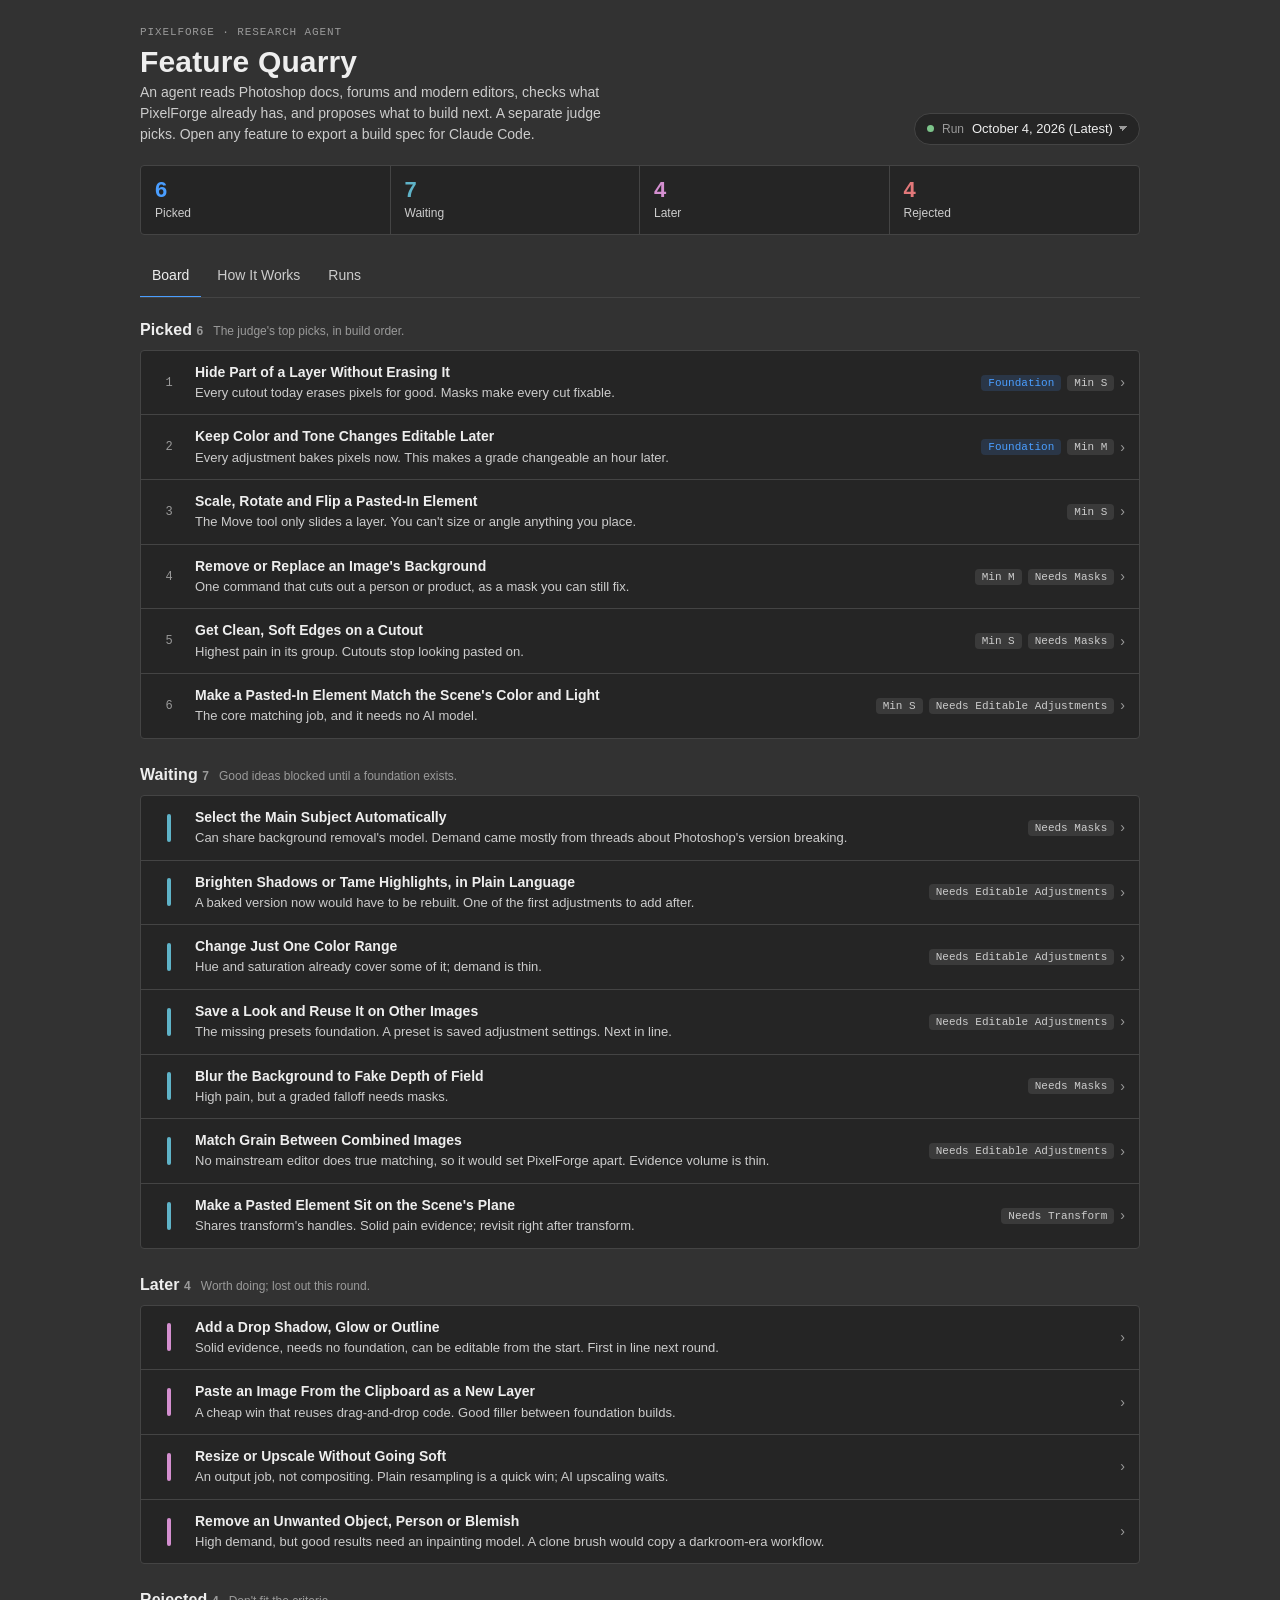
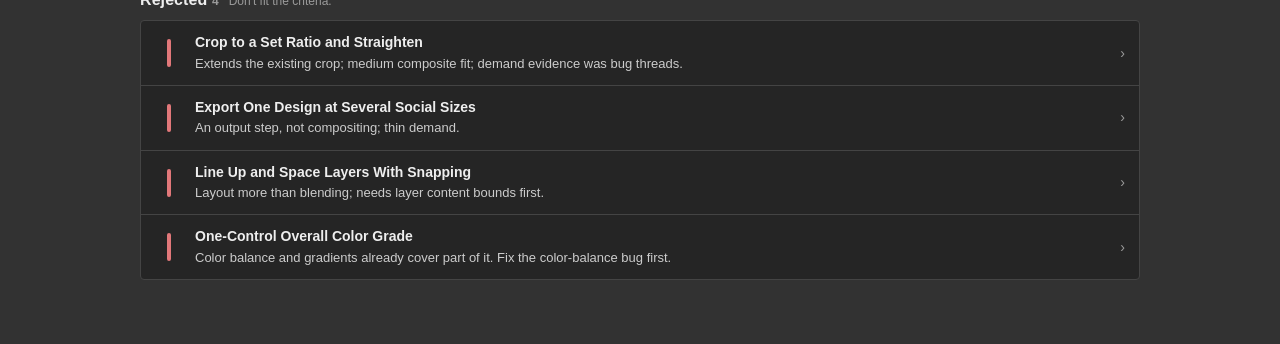
<file: quarry/index.html>
<!doctype html>
<html lang="en"><head><meta charset="utf-8"><meta name="viewport" content="width=device-width,initial-scale=1">
<title>Feature Quarry · PixelForge</title>
<style>
/* Layout: tool shell. Header summary → tabs → scannable rows → modal with inner tabs → accordions/tooltips. */
:root{
  /* PixelForge editor palette: the same colors as the agent cards (css/style.css) */
  --bg:#323232; --surface:#252525; --sunk:#3a3a3a; --line:#444; --ink:#eee; --ink-2:#ccc; --ink-3:#9a9a9a;
  --accent:#4a9eff; --accent-ink:#1a1a1a; --accent-soft:#2a3647;
  --picked:#4a9eff; --waiting:#5fb3c8; --later:#d48fd0; --rejected:#e2787a; --built:#7cc48a;
  --picked-bg:#2a3647; --waiting-bg:#1f3036; --later-bg:#33243a; --rejected-bg:#3a2324; --built-bg:#1f3324;
  --shadow:0 10px 40px rgba(0,0,0,.55);
  --f-ui:-apple-system,BlinkMacSystemFont,"Segoe UI",sans-serif;
  --f-head:-apple-system,BlinkMacSystemFont,"Segoe UI",sans-serif;
  --f-mono:ui-monospace,"SF Mono",Menlo,Consolas,monospace;
  color-scheme:dark;
}

*{box-sizing:border-box}
[hidden]{display:none!important}
body{background:var(--bg);color:var(--ink);font:14px/1.5 var(--f-ui);margin:0}
.wrap{max-width:1040px;margin:0 auto;padding-inline:20px;padding-block:24px 64px;display:flex;flex-direction:column;gap:20px}
h1,h2,h3{font-family:var(--f-head);font-weight:600;letter-spacing:.005em;margin:0;text-wrap:balance}
button{font:inherit;color:inherit;cursor:pointer}
:focus-visible{outline:2px solid var(--accent);outline-offset:2px;border-radius:4px}
.mono{font-family:var(--f-mono);font-size:12px}
.muted{color:var(--ink-2)}
.tiny{font-size:12px;color:var(--ink-3)}

/* Header */
.top{display:flex;flex-wrap:wrap;gap:16px;align-items:flex-end;justify-content:space-between}
.brand{display:flex;flex-direction:column;gap:4px;min-width:0}
.eyebrow{font-family:var(--f-mono);font-size:11px;letter-spacing:.08em;text-transform:uppercase;color:var(--ink-3)}
h1{font-size:30px;line-height:1.1}
.lede{color:var(--ink-2);max-width:62ch;margin:0}
.runpill{display:inline-flex;gap:8px;align-items:center;background:var(--surface);border:1px solid var(--line);border-radius:999px;padding:6px 12px;font-size:12px;color:var(--ink-2)}
.dot{width:7px;height:7px;border-radius:50%;background:var(--built)}
.runpill select{all:unset;cursor:pointer;font:500 13px var(--f-ui);color:var(--ink);padding-right:14px;background:linear-gradient(45deg,transparent 50%,var(--ink-3) 50%) right 4px center/5px 5px no-repeat,linear-gradient(-45deg,transparent 50%,var(--ink-3) 50%) right 0 center/5px 5px no-repeat}
.runpill:focus-within{outline:2px solid var(--accent);outline-offset:2px}
.tag.new{background:var(--built-bg);color:var(--built)}
.tag.moved{background:var(--waiting-bg);color:var(--waiting)}
.row.current{background:var(--accent-soft)}

/* Summary strip */
.strip{display:grid;grid-template-columns:repeat(5,minmax(0,1fr));background:var(--surface);border:1px solid var(--line);border-radius:4px;overflow:hidden}
.stat{all:unset;cursor:pointer;padding:12px 14px;display:flex;flex-direction:column;gap:2px;border-right:1px solid var(--line);position:relative}
.stat:last-child{border-right:0}
.stat:hover{background:var(--sunk)}
.stat[aria-pressed="true"]{background:var(--sunk)}
.stat[aria-pressed="true"]::after{content:"";position:absolute;left:0;right:0;bottom:0;height:3px;background:var(--c)}
.stat b{font:600 22px/1.1 var(--f-head);font-variant-numeric:tabular-nums;color:var(--c)}
.stat span{font-size:12px;color:var(--ink-2)}
.stat:focus-visible{outline:2px solid var(--accent);outline-offset:-2px}

/* Tabs */
.tabs{display:flex;gap:4px;border-bottom:1px solid var(--line);overflow-x:auto}
.tab{all:unset;cursor:pointer;padding:10px 12px;font-weight:500;color:var(--ink-2);border-bottom:2px solid transparent;margin-bottom:-1px;white-space:nowrap}
.tab[aria-selected="true"]{color:var(--ink);border-bottom-color:var(--accent)}
.tab:focus-visible{outline:2px solid var(--accent);outline-offset:-2px}

/* Board */
.group{display:flex;flex-direction:column;gap:8px}
.group-h{display:flex;align-items:baseline;gap:10px;flex-wrap:wrap}
.group-h h2{font-size:16px}
.group-h p{margin:0;font-size:12px;color:var(--ink-3)}
.rows{display:flex;flex-direction:column;background:var(--surface);border:1px solid var(--line);border-radius:4px;overflow:hidden}
.row{all:unset;cursor:pointer;display:grid;grid-template-columns:28px minmax(0,1fr) auto;gap:12px;align-items:center;padding:12px 14px;border-top:1px solid var(--line)}
.row:first-child{border-top:0}
.row:hover{background:var(--sunk)}
.row:focus-visible{outline:2px solid var(--accent);outline-offset:-2px}
.rank{font:500 12px var(--f-mono);color:var(--ink-3);text-align:center;font-variant-numeric:tabular-nums}
.stripe{width:4px;height:28px;border-radius:2px;background:var(--c);justify-self:center}
.rmain{min-width:0;display:flex;flex-direction:column;gap:2px}
.rtitle{font-weight:600;line-height:1.3}
.rwhy{font-size:13px;color:var(--ink-2);overflow:hidden;text-overflow:ellipsis;white-space:nowrap}
.rtags{display:flex;gap:6px;align-items:center;flex-wrap:wrap;justify-content:flex-end}
.tag{font:500 11px var(--f-mono);padding:2px 7px;border-radius:4px;background:var(--sunk);color:var(--ink-2);white-space:nowrap}
.tag.found{background:var(--accent-soft);color:var(--accent)}
.tag.dec{background:var(--c-bg);color:var(--c)}
.chev{color:var(--ink-3)}
@media (max-width:620px){
  .strip{grid-template-columns:repeat(3,minmax(0,1fr))}
  .stat:nth-child(3){border-right:0}
  .stat:nth-child(n+4){border-top:1px solid var(--line)}
  .row{grid-template-columns:20px minmax(0,1fr)}
  .rtags{grid-column:2;justify-content:flex-start}
  .chev{display:none}
  .rwhy{white-space:normal}
}

/* How it works */
.flow{display:grid;grid-template-columns:repeat(6,minmax(0,1fr));gap:8px}
.step{all:unset;cursor:pointer;background:var(--surface);border:1px solid var(--line);border-radius:4px;padding:12px;display:flex;flex-direction:column;gap:6px;min-width:0}
.step:hover{border-color:var(--ink-3)}
.step[aria-expanded="true"]{border-color:var(--accent);box-shadow:0 0 0 1px var(--accent)}
.step:focus-visible{outline:2px solid var(--accent);outline-offset:2px}
.step .n{font:500 11px var(--f-mono);color:var(--ink-3)}
.step b{font-family:var(--f-head);font-size:15px;line-height:1.2}
.step .who{font:500 11px var(--f-mono);align-self:flex-start;padding:1px 6px;border-radius:4px;background:var(--sunk);color:var(--ink-2)}
.step .who.judge{background:var(--waiting-bg);color:var(--waiting)}
.step .who.you{background:var(--built-bg);color:var(--built)}
.stepdetail{background:var(--surface);border:1px solid var(--line);border-radius:4px;padding:16px;display:flex;flex-direction:column;gap:8px}
.stepdetail p{margin:0;max-width:68ch}
@media (max-width:820px){.flow{grid-template-columns:repeat(3,minmax(0,1fr))}}
@media (max-width:460px){.flow{grid-template-columns:repeat(2,minmax(0,1fr))}}
.split{display:grid;grid-template-columns:repeat(3,minmax(0,1fr));gap:12px}
.panel{background:var(--surface);border:1px solid var(--line);border-radius:4px;padding:14px 16px;display:flex;flex-direction:column;gap:6px;min-width:0}
.panel h3{font-size:15px}
.panel ul{margin:0;padding-left:18px;color:var(--ink-2)}
@media (max-width:720px){.split{grid-template-columns:1fr}}

/* Accordions */
details{border-top:1px solid var(--line)}
details:first-of-type{border-top:0}
summary{cursor:pointer;list-style:none;padding:10px 0;display:flex;gap:10px;align-items:center;font-weight:500}
summary::-webkit-details-marker{display:none}
summary::before{content:"";width:7px;height:7px;border-right:1.5px solid var(--ink-3);border-bottom:1.5px solid var(--ink-3);transform:rotate(-45deg);transition:transform .15s;flex:none;margin-left:2px}
details[open]>summary::before{transform:rotate(45deg)}
.acc{background:var(--surface);border:1px solid var(--line);border-radius:4px;padding:2px 16px}
.acc .body{padding:0 0 12px 19px;color:var(--ink-2);display:flex;flex-direction:column;gap:6px}
.acc .body p{margin:0;max-width:70ch}

/* Tooltip */
.tip{all:unset;cursor:help;display:inline-flex;align-items:center;justify-content:center;width:15px;height:15px;border-radius:50%;border:1px solid var(--ink-3);color:var(--ink-3);font:600 10px var(--f-ui);position:relative;vertical-align:1px;margin-left:4px}
.tip:focus-visible{outline:2px solid var(--accent);outline-offset:2px}
.tip .bubble{position:absolute;bottom:calc(100% + 8px);left:50%;transform:translateX(-50%);width:max-content;max-width:240px;background:var(--ink);color:var(--bg);font:400 12px/1.45 var(--f-ui);padding:8px 10px;border-radius:6px;box-shadow:var(--shadow);opacity:0;pointer-events:none;transition:opacity .12s;z-index:5;text-align:left;white-space:normal}
.tip:hover .bubble,.tip:focus .bubble,.tip[data-open] .bubble{opacity:1}

/* Modal */
.scrim{position:fixed;inset:0;background:rgba(10,12,16,.45);display:flex;align-items:flex-start;justify-content:center;padding:max(5vh,16px) 16px;z-index:20;overflow-y:auto}
.modal{background:var(--surface);color:var(--ink);border-radius:6px;box-shadow:var(--shadow);width:min(720px,100%);display:flex;flex-direction:column;max-height:none}
.mhead{padding:18px 20px 0;display:flex;flex-direction:column;gap:8px}
.mtop{display:flex;justify-content:space-between;gap:12px;align-items:flex-start}
.mhead h2{font-size:22px;line-height:1.2}
.close{all:unset;cursor:pointer;width:30px;height:30px;border-radius:6px;display:grid;place-items:center;color:var(--ink-2);flex:none}
.close:hover{background:var(--sunk)}
.close:focus-visible{outline:2px solid var(--accent)}
.verdict{margin:0;color:var(--ink-2);font-size:13px}
.verdict b{color:var(--ink);font-weight:600}
.mtabs{padding:0 20px;margin-top:6px}
.mbody{padding:16px 20px;display:flex;flex-direction:column;gap:14px;min-height:180px}
.mbody p{margin:0;max-width:66ch}
.mfoot{padding:12px 20px;border-top:1px solid var(--line);display:flex;flex-wrap:wrap;gap:8px;align-items:center;justify-content:space-between;background:var(--sunk);border-radius:0 0 12px 12px}
.decide{display:flex;gap:6px;flex-wrap:wrap}
.seg{display:inline-flex;border:1px solid var(--line);border-radius:7px;overflow:hidden;background:var(--surface)}
.dbtn{all:unset;cursor:pointer;padding:6px 12px;font-weight:500;font-size:13px;border-left:1px solid var(--line);color:var(--ink-2)}
.dbtn:first-child{border-left:0}
.dbtn:hover{background:var(--sunk)}
.dbtn[aria-pressed="true"]{background:var(--c-bg);color:var(--c)}
.statusbox{display:flex;align-items:center;gap:8px;flex-wrap:wrap}
.primary{all:unset;cursor:pointer;padding:7px 14px;border-radius:7px;background:var(--accent);color:var(--accent-ink);font-weight:600;font-size:13px}
.primary:hover{filter:brightness(1.08)}
.primary:focus-visible{outline:2px solid var(--accent);outline-offset:2px}
.copybox{width:100%;font:12px/1.45 var(--f-mono);background:var(--surface);color:var(--ink);border:1px solid var(--line);border-radius:6px;padding:8px;resize:none}
.dbtn:focus-visible{outline:2px solid var(--accent);outline-offset:2px}
.label{font:500 11px var(--f-mono);letter-spacing:.06em;text-transform:uppercase;color:var(--ink-3)}
.kv{display:grid;grid-template-columns:120px minmax(0,1fr);gap:8px 14px;align-items:baseline}
.kv dt{font-size:12px;color:var(--ink-3)}
.kv dd{margin:0;min-width:0}
@media (max-width:520px){.kv{grid-template-columns:1fr}.kv dt{margin-top:6px}}
.levels{display:flex;flex-direction:column;gap:0;border:1px solid var(--line);border-radius:4px;overflow:hidden}
.lvl{display:grid;grid-template-columns:92px 44px minmax(0,1fr);gap:12px;padding:10px 12px;border-top:1px solid var(--line);align-items:baseline}
.lvl:first-child{border-top:0}
.lvl b{font-weight:600}
.size{font:500 11px var(--f-mono);text-align:center;padding:1px 0;border-radius:4px;background:var(--sunk)}
@media (max-width:520px){.lvl{grid-template-columns:1fr auto}.lvl p{grid-column:1 / -1}}
.compare{display:grid;grid-template-columns:repeat(2,minmax(0,1fr));gap:10px}
.compare>div{border:1px solid var(--line);border-radius:4px;padding:10px 12px;display:flex;flex-direction:column;gap:4px;min-width:0}
.compare .lean{border-color:var(--accent);background:var(--accent-soft)}
@media (max-width:520px){.compare{grid-template-columns:1fr}}
.sig{display:grid;grid-template-columns:130px 40px minmax(0,1fr);gap:10px;align-items:baseline;padding:8px 0;border-top:1px solid var(--line)}
.sig:first-child{border-top:0}
.lv{font:600 11px var(--f-mono);text-align:center;border-radius:4px;padding:1px 0}
.lv.H{background:var(--built-bg);color:var(--built)}.lv.M{background:var(--waiting-bg);color:var(--waiting)}.lv.L{background:var(--later-bg);color:var(--later)}
@media (max-width:520px){.sig{grid-template-columns:1fr auto}.sig .src{grid-column:1 / -1}}
.src{font-size:13px;color:var(--ink-2)}
code{font-family:var(--f-mono);font-size:12px;background:var(--sunk);padding:1px 5px;border-radius:4px;word-break:break-word}
ul.plain{margin:0;padding-left:18px;color:var(--ink-2);display:flex;flex-direction:column;gap:4px}
.toast{position:fixed;left:50%;bottom:calc(20px + env(safe-area-inset-bottom,0px));transform:translateX(-50%);background:var(--ink);color:var(--bg);padding:8px 14px;border-radius:4px;font-size:13px;box-shadow:var(--shadow);z-index:30}
.note{font-size:12px;color:var(--ink-3)}
@media (prefers-reduced-motion:reduce){*{transition:none!important}}
.mfoot .primary{margin-left:auto}
.btnrow{display:flex;gap:8px;flex-wrap:wrap}
.ghost{all:unset;cursor:pointer;padding:7px 14px;border-radius:7px;border:1px solid var(--line);background:var(--surface);font-weight:500;font-size:13px}
.ghost:hover{border-color:var(--ink-3)}
.ghost:focus-visible{outline:2px solid var(--accent);outline-offset:2px}
pre.spec{margin:0;background:var(--sunk);border:1px solid var(--line);border-radius:4px;padding:12px;font:12px/1.55 var(--f-mono);white-space:pre-wrap;word-break:break-word;max-height:46vh;overflow:auto}
.err{background:var(--rejected-bg);color:var(--rejected);border-radius:4px;padding:12px 14px}
a{color:var(--accent)}
</style></head><body>

<div class="wrap">
  <header class="top">
    <div class="brand">
      <span class="eyebrow">PixelForge · Research Agent</span>
      <h1>Feature Quarry</h1>
      <p class="lede">An agent reads Photoshop docs, forums and modern editors, checks what PixelForge already has, and proposes what to build next. A separate judge picks. Open any feature to export a build spec for Claude Code.</p>
    </div>
    <label class="runpill" id="runpill" for="runsel"><span class="dot"></span><span class="tiny">Run</span><select id="runsel" aria-label="Choose a run" disabled><option>Loading…</option></select></label>
  </header>

  <div class="strip" id="strip" role="group" aria-label="Filter by status"></div>

  <nav class="tabs" role="tablist" aria-label="Sections">
    <button class="tab" role="tab" id="t-board" aria-controls="p-board" aria-selected="true">Board</button>
    <button class="tab" role="tab" id="t-how" aria-controls="p-how" aria-selected="false" tabindex="-1">How It Works</button>
    <button class="tab" role="tab" id="t-runs" aria-controls="p-runs" aria-selected="false" tabindex="-1">Runs</button>
  </nav>

  <section id="p-board" role="tabpanel" aria-labelledby="t-board" class="group" style="gap:24px"></section>

  <section id="p-how" role="tabpanel" aria-labelledby="t-how" hidden style="display:flex;flex-direction:column;gap:16px">
    <div class="group-h"><h2>Six Steps, One Run</h2><p>Click a step for detail.</p></div>
    <div class="flow" id="flow"></div>
    <div class="stepdetail" id="stepdetail"></div>
    <div class="group-h" style="margin-top:8px"><h2>Who Does What</h2></div>
    <div class="split">
      <div class="panel"><span class="label">Research Agent</span><h3>Gathers and Scores</h3><ul><li>Reads PixelForge's code</li><li>Searches docs, forums, other editors</li><li>Rates each idea on six signals</li></ul></div>
      <div class="panel"><span class="label">Judge Agent</span><h3>Picks, Separately</h3><ul><li>Sees only the criteria, the inventory and the evidence</li><li>Never sees the researcher's reasoning</li><li>Picks 5–6, gives a reason for every reject</li></ul></div>
      <div class="panel"><span class="label">You</span><h3>Set the Rules, Choose, Build</h3><ul><li>Write the criteria the judge applies</li><li>Pick a feature and export its spec</li><li>Paste the spec into Claude Code to build it</li></ul></div>
    </div>
    <div class="acc">
      <details><summary>What Are the Criteria?</summary><div class="body">
        <p>A one-page file (<code>criteria.md</code>) that defines "better" for PixelForge. Its thesis: a lean editor built around the jobs people do when adjusting and compositing, not around Photoshop's darkroom-era feature list.</p>
        <ul class="plain"><li>Job first: name the job, not the tool</li><li>One good way per job</li><li>Expert control in plain language</li><li>Non-destructive by default</li><li>Customizable (presets, defaults)</li><li>Composite-first</li><li>Every feature works for people and for the editing agent</li></ul>
      </div></details>
      <details><summary>How Do I Run It Again?</summary><div class="body">
        <p>In the Claude Code panel in VS Code, with the pixel-forge folder open, type <code>/feature-quarry</code>. It saves a new dated report and adds the run to this page. Earlier runs stay available in the run picker at the top and in the Runs tab.</p>
      </div></details>
      <details><summary>What It Can't Do</summary><div class="body">
        <p>It can't measure real usage. Adobe doesn't publish it. The ratings are proxies from public writing: documentation depth, forum threads, tutorial supply.</p>
        <p>It checks whether a feature works and fits the criteria. Whether it's worth having is your call.</p>
      </div></details>
    </div>
  </section>

  <section id="p-runs" role="tabpanel" aria-labelledby="t-runs" hidden style="display:flex;flex-direction:column;gap:12px"></section>
</div>

<div id="modal-root"></div>

<script>
const STATUS = {
  picked:  {label:"Picked",   c:"--picked",  hint:"The judge's top picks, in build order."},
  waiting: {label:"Waiting",  c:"--waiting", hint:"Good ideas blocked until a foundation exists."},
  later:   {label:"Later",    c:"--later",   hint:"Worth doing; lost out this round."},
  rejected:{label:"Rejected", c:"--rejected",hint:"Don't fit the criteria."},
};
const TIPS = {
  Weight:"How deeply it's documented and taught. A sign of how central the job is.",
  Demand:"How often people ask how to do it in forums.",
  Pain:"Complaints, bugs and workarounds. Where Photoshop's way hurts.",
  "Leaner Path":"How a modern editor does the same job more simply.",
  Size:"Effort for the smallest useful version. Larger versions are on the Approach tab.",
  Foundation:"Other features depend on this one. Build these first.",
};
let RUN = null, C = [], PREV = null, RUNS = [], filter = null;
const isNew = c => PREV && !PREV.has(c.id);
const movedFrom = c => PREV && PREV.has(c.id) && PREV.get(c.id) !== c.status ? PREV.get(c.id) : null;

const $ = s => document.querySelector(s);
const esc = s => String(s ?? "").replace(/[&<>"]/g, c => ({"&":"&amp;","<":"&lt;",">":"&gt;",'"':"&quot;"}[c]));
const tip = k => TIPS[k] ? `<button class="tip" type="button" aria-label="What is ${esc(k)}?">?<span class="bubble" role="tooltip">${esc(TIPS[k])}</span></button>` : "";
const fmtDate = d => { try{ return new Date(d+"T12:00:00").toLocaleDateString(undefined,{month:"long",day:"numeric",year:"numeric"}); }catch(e){ return d; } };
function toast(msg){ const t=document.createElement("div"); t.className="toast"; t.textContent=msg; document.body.appendChild(t); setTimeout(()=>t.remove(),2400); }

/* ---------- Spec export ---------- */
function slug(s){ return s.toLowerCase().replace(/[^a-z0-9]+/g,"-").replace(/^-|-$/g,"").slice(0,50); }
function specMarkdown(c){
  const L = [];
  L.push(`# Feature Spec: ${c.title}`, "");
  L.push(`For Claude Code, in the pixel-forge repo. From the Feature Quarry run of ${fmtDate(RUN.run)} (${RUN.report}).`, "");
  if(c.rank){
    L.push(`## The Job`, "", c.why, "", `**Outcome:** ${c.outcome}`, "");
    L.push(`**Why It Was Picked (Judge):** ${c.verdict} Serves the principle *${c.principle}* in \`.claude/skills/feature-quarry/criteria.md\`.`, "");
    L.push(`## Design Direction`, "", `- **Avoid Photoshop's Way:** ${c.ps}`, `- **Build the Lean Way:** ${c.lean}`, `- **Reference:** ${c.leanWho}`, "");
    L.push(`## Scope`, "", `Build the **Minimal** level only. The other levels are listed so the code doesn't block them later.`, "");
    c.approach.forEach(([n,s,d]) => L.push(`- **${n}${n==="Minimal"?" (Build This)":""}** · Size ${s}: ${d}`));
    L.push("", `## Build Notes`, "", `- **Likely Files:** ${c.files}`, `- **Needs First:** ${c.needs || "Nothing. This is a foundation."}`, `- **Agent Tool to Add:** \`${c.tool}\`. Follow the tool rules in the agent spec: find layers by name, validate before changing anything, plain-language errors, one History entry per change.`, "");
    L.push(`## Risks to Handle`, "", ...c.risks.map(r => `- ${r}`), "");
  } else {
    L.push(`## The Job`, "", c.why, "");
    L.push(`Status in the quarry: **${STATUS[c.status].label}**.${c.needs ? ` It needs **${c.needs}** first.` : ""}`, "");
    L.push(`## Scope`, "", `Not fully researched in this run. Before writing code, propose the smallest useful version in a few lines and wait for approval.`, "");
    if(c.needs) L.push(`Check that ${c.needs} exists in PixelForge first. If it doesn't, stop and say so.`, "");
  }
  L.push(`## Done When`, "",
    `- It works from the menu or panel by hand.`,
    ...(c.rank ? [`- The agent tool works in the Agent panel and returns a clear error on bad input.`] : []),
    `- Undo, redo, duplicate layer and project save/load all keep it intact.`,
    `- Nothing that worked before is broken.`,
    `- You tell me in a few lines what changed and how to try it.`, "");
  L.push(`Don't commit or push until I've tried it.`);
  return L.join("\n");
}
async function copySpec(c){
  const md = specMarkdown(c);
  try{ await navigator.clipboard.writeText(md); toast("Spec copied. Paste it into Claude Code."); }
  catch(e){ const pre=$("#specpre"); if(pre){ const r=document.createRange(); r.selectNodeContents(pre); const sel=getSelection(); sel.removeAllRanges(); sel.addRange(r);} toast("Copy was blocked. The spec is selected: press ⌘C."); }
}
function downloadSpec(c){
  const blob = new Blob([specMarkdown(c)], {type:"text/markdown"});
  const a = document.createElement("a"); a.href = URL.createObjectURL(blob); a.download = `spec-${slug(c.title)}.md`;
  document.body.appendChild(a); a.click(); a.remove(); setTimeout(()=>URL.revokeObjectURL(a.href), 1000);
  toast(`Downloaded ${a.download}`);
}

/* ---------- Board ---------- */
function renderStrip(){
  const counts = {picked:0,waiting:0,later:0,rejected:0}; C.forEach(c => counts[c.status]++);
  $("#strip").innerHTML = Object.keys(STATUS).map(k => `<button class="stat" type="button" data-k="${k}" aria-pressed="${filter===k}" style="--c:var(${STATUS[k].c})"><b>${counts[k]}</b><span>${STATUS[k].label}</span></button>`).join("");
  $("#strip").style.gridTemplateColumns = "repeat(4,minmax(0,1fr))";
  $("#strip").querySelectorAll(".stat").forEach(b => b.onclick = () => { filter = filter===b.dataset.k ? null : b.dataset.k; selectTab("board"); renderAll(); });
}
function rowHTML(c){
  const st = STATUS[c.status];
  const lead = c.rank ? `<span class="rank">${c.rank}</span>` : `<span class="stripe" style="--c:var(${st.c})"></span>`;
  const tags = [];
  if(isNew(c)) tags.push(`<span class="tag new">New</span>`);
  else if(movedFrom(c)) tags.push(`<span class="tag moved" title="Was ${STATUS[movedFrom(c)].label}">Was ${STATUS[movedFrom(c)].label.toLowerCase()}</span>`);
  if(c.foundation) tags.push(`<span class="tag found">Foundation</span>`);
  if(c.size) tags.push(`<span class="tag">Min ${c.size}</span>`);
  if(c.needs) tags.push(`<span class="tag">Needs ${esc(c.needs.split(" + ")[0])}</span>`);
  return `<button class="row" type="button" data-id="${c.id}">${lead}
    <span class="rmain"><span class="rtitle">${esc(c.title)}</span><span class="rwhy">${esc(c.why)}</span></span>
    <span class="rtags">${tags.slice(0,2).join("")}<span class="chev" aria-hidden="true">›</span></span></button>`;
}
function renderBoard(){
  const groups = Object.keys(STATUS).filter(k => !filter || filter===k).map(k => ({k, ...STATUS[k], items:C.filter(c=>c.status===k)}));
  $("#p-board").innerHTML = groups.map(g => `<div class="group">
      <div class="group-h"><h2>${g.label} <span class="tiny">${g.items.length}</span></h2><p>${esc(g.hint)}</p></div>
      <div class="rows">${g.items.map(rowHTML).join("")}</div></div>`).join("")
    + (filter ? `<p><button class="ghost" type="button" id="clearf">Show all</button></p>` : "");
  $("#p-board").querySelectorAll(".row").forEach(r => r.onclick = () => openModal(r.dataset.id));
  const cf = $("#clearf"); if(cf) cf.onclick = () => { filter=null; renderAll(); };
}
function renderRuns(){
  const newCount = PREV ? C.filter(isNew).length : null;
  $("#p-runs").innerHTML = `
    <div class="group-h"><h2>All Runs <span class="tiny">${RUNS.length}</span></h2><p>Click a run to view it on the board.</p></div>
    <div class="rows">${RUNS.map(r => `<button class="row${r.run===RUN.run?" current":""}" type="button" data-run="${esc(r.run)}" style="grid-template-columns:minmax(0,1fr) auto">
      <span class="rmain"><span class="rtitle">${fmtDate(r.run)}${r===RUNS[0]?" · Latest":""}</span>
      <span class="rwhy">${r.candidates_considered} Candidates · ${Object.keys(STATUS).map(k=>`${(r.counts||{})[k]??0} ${STATUS[k].label}`).join(" · ")}</span></span>
      <span class="rtags">${r.run===RUN.run?`<span class="tag found">Viewing</span>`:""}<span class="tag">${esc(r.report||"")}</span></span></button>`).join("")}</div>
    <div class="group-h" style="margin-top:12px"><h2>${fmtDate(RUN.run)}</h2>${newCount!==null?`<p>${newCount} new since the run before.</p>`:`<p>First run.</p>`}</div>
    <div class="acc">
      <details open><summary>Judge's Summary</summary><div class="body"><p>${esc(RUN.judge_summary)}</p></div></details>
      <details><summary>Sources Searched</summary><div class="body"><p>${esc(RUN.sources||"")}</p><p class="note">Source links are in the report file.</p></div></details>
      <details><summary>Found in PixelForge's Code</summary><div class="body"><ul class="plain">${(RUN.code_findings||[]).map(f=>`<li>${esc(f)}</li>`).join("")}</ul></div></details>
    </div>`;
  $("#p-runs").querySelectorAll("[data-run]").forEach(b => b.onclick = () => { loadRun(b.dataset.run); selectTab("board"); });
}

/* ---------- How it works ---------- */
const STEPS = [
  {t:"Inventory", who:"agent", d:"Reads PixelForge's code and lists what exists, what's partial and what's broken. Notes the foundations (masks, editable adjustments, presets) that other features depend on."},
  {t:"Read Past Runs", who:"agent", d:"Checks earlier reports so it doesn't re-propose what's already built or rejected, unless the evidence changed."},
  {t:"Quarry", who:"agent", d:"Searches Photoshop docs, forums and modern editors for 15–25 candidates, each framed as a job (\"match a pasted person to the background's light\"), not a menu item."},
  {t:"Score", who:"agent", d:"Rates each candidate High, Medium or Low on weight, demand, pain, leaner path, composite fit and feasibility, with links. These are proxies from public writing, not usage data."},
  {t:"Judge", who:"judge", d:"A separate agent sees only the criteria, the inventory and the evidence. It picks 5–6, includes a missing foundation if there is one, and gives a reason for every candidate it drops."},
  {t:"You Build", who:"you", d:"Open a feature, export its spec, and paste it into Claude Code. The spec tells Claude Code what to build, at what size, and when it's done."},
];
let openStep = 0;
function renderFlow(){
  $("#flow").innerHTML = STEPS.map((s,i)=>`<button class="step" type="button" data-i="${i}" aria-expanded="${i===openStep}" aria-controls="stepdetail"><span class="n">${i+1}</span><b>${s.t}</b><span class="who ${s.who}">${s.who==="agent"?"Research Agent":s.who==="judge"?"Judge Agent":"You"}</span></button>`).join("");
  $("#flow").querySelectorAll(".step").forEach(b => b.onclick = () => { openStep = +b.dataset.i; renderFlow(); });
  const s = STEPS[openStep];
  $("#stepdetail").innerHTML = `<span class="label">Step ${openStep+1}</span><h3>${s.t}</h3><p class="muted">${esc(s.d)}</p>`;
}

/* ---------- Modal ---------- */
let lastFocus = null, mtab = "overview";
function openModal(id, tab){
  const c = C.find(x=>x.id===id); if(!c) return;
  lastFocus = document.activeElement; mtab = tab || "overview";
  const st = STATUS[c.status];
  const tabs = c.rank ? [["overview","Overview"],["approach","Approach"],["evidence","Evidence"],["build","Build"],["spec","Export Spec"]] : [["overview","Overview"],["spec","Export Spec"]];
  const tagRow = [`<span class="tag dec" style="--c:var(${st.c});--c-bg:var(${st.c}-bg)">${c.rank?`#${c.rank} `:""}${st.label}</span>`];
  if(isNew(c)) tagRow.push(`<span class="tag new">New this run</span>`);
  else if(movedFrom(c)) tagRow.push(`<span class="tag moved">Was ${STATUS[movedFrom(c)].label.toLowerCase()}</span>`);
  if(c.foundation) tagRow.push(`<span class="tag found">Foundation</span>${tip("Foundation")}`);
  if(c.size) tagRow.push(`<span class="tag">Smallest Version: ${c.size}</span>${tip("Size")}`);
  if(c.needs) tagRow.push(`<span class="tag">Needs ${esc(c.needs)}</span>`);
  $("#modal-root").innerHTML = `<div class="scrim" id="scrim"><div class="modal" role="dialog" aria-modal="true" aria-labelledby="mtitle">
    <div class="mhead">
      <div class="mtop"><h2 id="mtitle">${esc(c.title)}</h2><button class="close" type="button" id="mclose" aria-label="Close">✕</button></div>
      <div class="rtags" style="justify-content:flex-start">${tagRow.join("")}</div>
      <p class="verdict">${c.rank ? `<b>Judge:</b> ${esc(c.verdict)}` : `<b>Why:</b> ${esc(c.why)}`}</p>
    </div>
    <nav class="tabs mtabs" role="tablist">${tabs.map(([k,l])=>`<button class="tab" role="tab" type="button" data-t="${k}" aria-selected="${mtab===k}" ${mtab===k?"":'tabindex="-1"'}>${l}</button>`).join("")}</nav>
    <div class="mbody" id="mbody"></div>
    <div class="mfoot"><span class="tiny">Build It With Claude Code</span><button class="primary" type="button" id="tospec">Export Spec</button></div>
  </div></div>`;
  renderMBody(c);
  $("#mclose").onclick = closeModal;
  $("#scrim").onclick = e => { if(e.target.id==="scrim") closeModal(); };
  $("#tospec").onclick = () => setMTab(c, "spec");
  $("#modal-root").querySelectorAll(".mtabs .tab").forEach(t => t.onclick = () => setMTab(c, t.dataset.t));
  document.body.style.overflow="hidden";
  $("#mclose").focus();
}
function setMTab(c, k){
  mtab = k;
  $("#modal-root").querySelectorAll(".mtabs .tab").forEach(x=>{ const on = x.dataset.t===k; x.setAttribute("aria-selected",on); x.tabIndex = on?0:-1; });
  renderMBody(c);
}
function renderMBody(c){
  const m = $("#mbody");
  $("#modal-root .mfoot").hidden = mtab==="spec";
  if(mtab==="spec"){
    m.innerHTML = `<p class="muted">A ready-to-use build spec for this feature. Paste it into Claude Code in the pixel-forge folder, or save it as a file.</p>
      <div class="btnrow"><button class="primary" type="button" id="copyspec">Copy Spec</button><button class="ghost" type="button" id="dlspec">Download .md</button></div>
      <pre class="spec" id="specpre" tabindex="0">${esc(specMarkdown(c))}</pre>`;
    $("#copyspec").onclick = () => copySpec(c);
    $("#dlspec").onclick = () => downloadSpec(c);
    return;
  }
  if(!c.rank){
    m.innerHTML = `${c.needs?`<dl class="kv"><dt>Waiting On</dt><dd>${esc(c.needs)}</dd></dl>`:""}<p class="muted">${esc(c.why)}</p><p class="tiny">Full evidence for this candidate is in the run's report file.</p>`;
    return;
  }
  if(mtab==="overview") m.innerHTML = `
    <dl class="kv"><dt>Outcome</dt><dd>${esc(c.outcome)}</dd><dt>Principle</dt><dd>${esc(c.principle)}</dd>${c.needs?`<dt>Needs First</dt><dd>${esc(c.needs)}</dd>`:""}</dl>
    <div class="compare"><div><span class="label">Photoshop's Way</span><span>${esc(c.ps)}</span></div><div class="lean"><span class="label">The Lean Way</span><span>${esc(c.lean)}</span></div></div>
    <div class="acc"><details><summary>Who Already Does It Well${tip("Leaner Path")}</summary><div class="body"><p>${esc(c.leanWho)}</p></div></details></div>`;
  if(mtab==="approach") m.innerHTML = `<p class="muted">Three ways to build the same feature, smallest first. The exported spec builds Minimal.</p>
    <div class="levels">${c.approach.map(([n,s,d])=>`<div class="lvl"><b>${n}</b><span class="size">${s}</span><p>${esc(d)}</p></div>`).join("")}</div>`;
  if(mtab==="evidence") m.innerHTML = `<div>${c.sig.map(([k,l,s])=>`<div class="sig"><span>${k}${tip(k)}</span><span class="lv ${l}">${l}</span><span class="src">${esc(s)}</span></div>`).join("")}</div>
    <p class="tiny">Ratings are proxies from public writing, not usage data. Source links are in the report file.</p>`;
  if(mtab==="build") m.innerHTML = `
    <dl class="kv"><dt>Files</dt><dd><code>${esc(c.files)}</code></dd><dt>Agent Tool</dt><dd><code>${esc(c.tool)}</code></dd><dt>Needs First</dt><dd>${esc(c.needs||"Nothing")}</dd></dl>
    <div class="acc"><details><summary>Risks (${c.risks.length})</summary><div class="body"><ul class="plain">${c.risks.map(r=>`<li>${esc(r)}</li>`).join("")}</ul></div></details></div>`;
}
function closeModal(){ $("#modal-root").innerHTML=""; document.body.style.overflow=""; if(lastFocus) lastFocus.focus(); }
document.addEventListener("keydown", e => { if(e.key==="Escape" && $("#scrim")) closeModal(); });
document.addEventListener("click", e => { const t = e.target.closest(".tip"); document.querySelectorAll(".tip[data-open]").forEach(x=>{ if(x!==t) x.removeAttribute("data-open"); }); if(t){ e.stopPropagation(); t.toggleAttribute("data-open"); } }, true);

/* ---------- Tabs ---------- */
function selectTab(k){
  ["board","how","runs"].forEach(x=>{ const t=$("#t-"+x); t.setAttribute("aria-selected", x===k); t.tabIndex = x===k?0:-1; $("#p-"+x).hidden = x!==k; });
}
["board","how","runs"].forEach(x => $("#t-"+x).onclick = () => selectTab(x));
document.querySelector(".tabs[aria-label=Sections]").addEventListener("keydown", e => {
  const order=["board","how","runs"]; const cur=order.findIndex(x=>$("#t-"+x).getAttribute("aria-selected")==="true");
  if(e.key==="ArrowRight"||e.key==="ArrowLeft"){ const n=order[(cur+(e.key==="ArrowRight"?1:2))%3]; selectTab(n); $("#t-"+n).focus(); }
});

function renderAll(){ renderStrip(); renderBoard(); }
renderFlow();
const getJSON = u => fetch(u, {cache:"no-store"}).then(r => { if(!r.ok) throw new Error(u+" HTTP "+r.status); return r.json(); });
async function loadRun(runId){
  const idx = RUNS.findIndex(r => r.run===runId); if(idx<0) return;
  const d = await getJSON(RUNS[idx].file);
  RUN = d; C = d.candidates || [];
  PREV = null;
  if(RUNS[idx+1]){ try{ const p = await getJSON(RUNS[idx+1].file); PREV = new Map((p.candidates||[]).map(c=>[c.id,c.status])); }catch(e){} }
  $("#runsel").value = runId;
  if(location.hash.slice(1)!==runId) history.replaceState(null,"","#"+runId);
  filter = null; renderAll(); renderRuns();
}
(async () => {
  try{
    const idx = await getJSON("runs/index.json");
    RUNS = (idx.runs||[]).slice().sort((a,b)=> a.run<b.run?1:-1);
    if(!RUNS.length) throw new Error("no runs listed in runs/index.json");
    const sel = $("#runsel");
    sel.innerHTML = RUNS.map((r,i)=>`<option value="${esc(r.run)}">${fmtDate(r.run)}${i===0?" (Latest)":""}</option>`).join("");
    sel.disabled = RUNS.length<2;
    sel.onchange = () => loadRun(sel.value);
    const want = location.hash.slice(1);
    await loadRun(RUNS.some(r=>r.run===want) ? want : RUNS[0].run);
  }catch(err){
    $("#p-board").innerHTML = `<div class="err">Couldn't load the quarry runs (${esc(err.message)}). Open this page through a web server (localhost or GitHub Pages), not by double-clicking the file, and run <code>/feature-quarry</code> if no run exists yet.</div>`;
    $("#runsel").innerHTML = `<option>No runs</option>`;
  }
})();
</script>
</body></html>
</file>
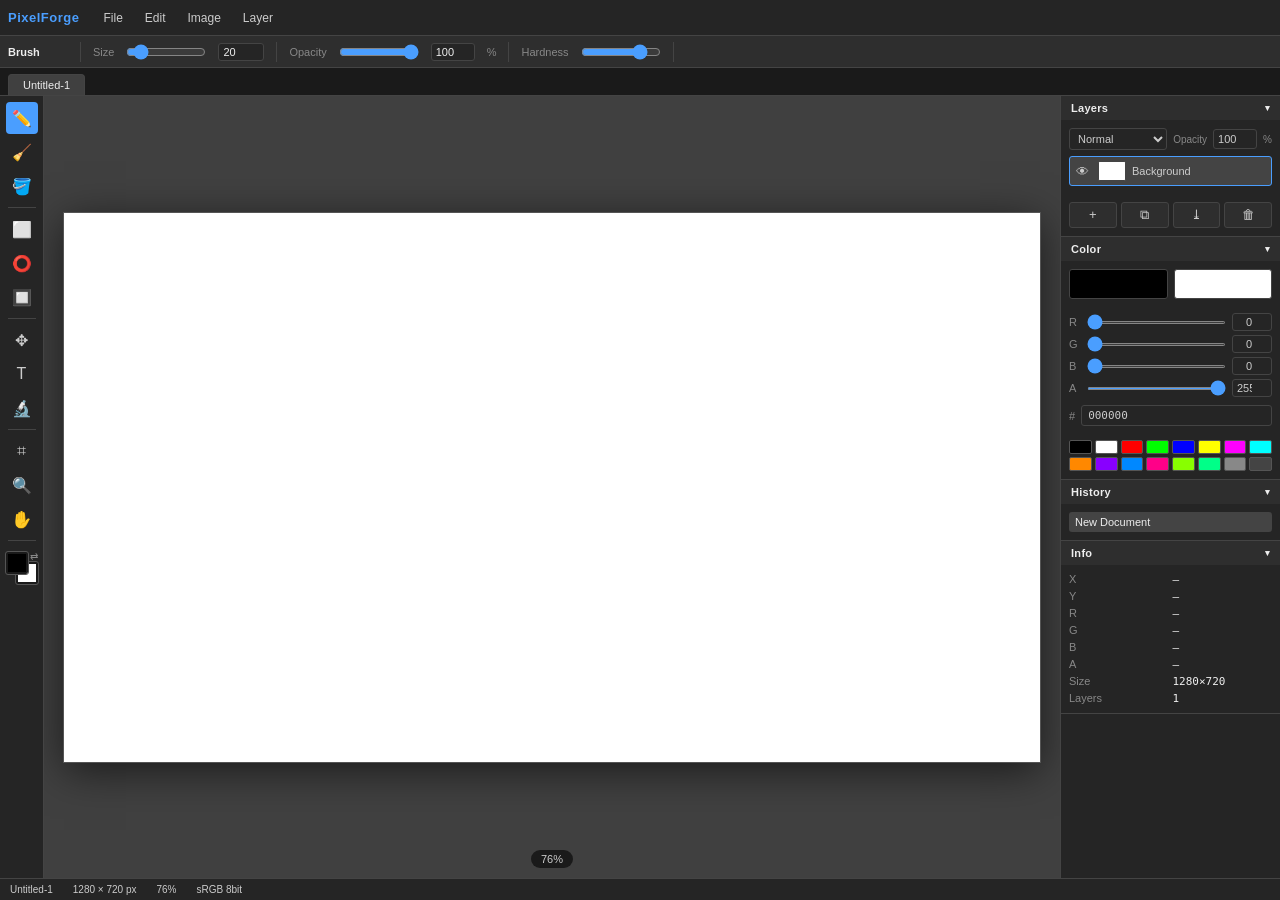
<file: image-editor.html>
<!DOCTYPE html>
<html lang="en">
<head>
<meta charset="UTF-8">
<meta name="viewport" content="width=device-width, initial-scale=1.0">
<title>PixelForge — Image Editor</title>
<style>
  *, *::before, *::after { box-sizing: border-box; margin: 0; padding: 0; }

  :root {
    --bg-darkest: #1a1a1a;
    --bg-dark: #252525;
    --bg-mid: #2e2e2e;
    --bg-panel: #323232;
    --bg-hover: #3a3a3a;
    --bg-active: #444;
    --border: #444;
    --border-light: #555;
    --text: #ccc;
    --text-bright: #eee;
    --text-dim: #888;
    --accent: #4a9eff;
    --accent-hover: #6ab3ff;
    --canvas-bg: #404040;
    --toolbar-w: 44px;
    --panel-w: 220px;
    --header-h: 36px;
    --tab-h: 28px;
  }

  body {
    font-family: -apple-system, BlinkMacSystemFont, 'Segoe UI', sans-serif;
    font-size: 12px;
    background: var(--bg-darkest);
    color: var(--text);
    height: 100vh;
    overflow: hidden;
    display: flex;
    flex-direction: column;
    user-select: none;
  }

  /* ── MENU BAR ── */
  #menubar {
    height: var(--header-h);
    background: var(--bg-dark);
    border-bottom: 1px solid var(--border);
    display: flex;
    align-items: center;
    padding: 0 8px;
    gap: 2px;
    flex-shrink: 0;
    z-index: 100;
  }
  #menubar .app-name {
    font-weight: 700;
    font-size: 13px;
    color: var(--accent);
    margin-right: 12px;
    letter-spacing: 0.5px;
  }
  .menu-item {
    padding: 4px 10px;
    cursor: pointer;
    border-radius: 3px;
    color: var(--text);
    position: relative;
  }
  .menu-item:hover { background: var(--bg-hover); color: var(--text-bright); }
  .menu-item.active { background: var(--bg-active); }

  .dropdown {
    display: none;
    position: absolute;
    top: 100%;
    left: 0;
    background: var(--bg-panel);
    border: 1px solid var(--border-light);
    border-radius: 4px;
    min-width: 180px;
    z-index: 1000;
    box-shadow: 0 4px 20px rgba(0,0,0,0.5);
    padding: 4px 0;
  }
  .menu-item.active .dropdown { display: block; }
  .dd-item {
    padding: 6px 16px;
    cursor: pointer;
    display: flex;
    justify-content: space-between;
    align-items: center;
    color: var(--text);
  }
  .dd-item:hover { background: var(--accent); color: white; }
  .dd-item .shortcut { color: var(--text-dim); font-size: 11px; }
  .dd-item:hover .shortcut { color: rgba(255,255,255,0.7); }
  .dd-sep { height: 1px; background: var(--border); margin: 4px 0; }

  /* ── OPTIONS BAR ── */
  #optionsbar {
    height: 32px;
    background: var(--bg-mid);
    border-bottom: 1px solid var(--border);
    display: flex;
    align-items: center;
    padding: 0 8px;
    gap: 12px;
    flex-shrink: 0;
    font-size: 11px;
    color: var(--text);
  }
  #optionsbar label { color: var(--text-dim); }
  #optionsbar input[type=range] {
    width: 80px;
    accent-color: var(--accent);
  }
  #optionsbar input[type=number] {
    width: 46px;
    background: var(--bg-dark);
    border: 1px solid var(--border);
    color: var(--text-bright);
    padding: 2px 4px;
    border-radius: 3px;
    font-size: 11px;
  }
  .opt-sep { width: 1px; height: 20px; background: var(--border); }
  .opt-btn {
    padding: 3px 8px;
    background: var(--bg-panel);
    border: 1px solid var(--border);
    border-radius: 3px;
    color: var(--text);
    cursor: pointer;
    font-size: 11px;
  }
  .opt-btn:hover { background: var(--bg-hover); color: var(--text-bright); }

  /* ── TABS BAR ── */
  #tabsbar {
    height: var(--tab-h);
    background: var(--bg-darkest);
    border-bottom: 1px solid var(--border);
    display: flex;
    align-items: flex-end;
    padding: 0 8px;
    flex-shrink: 0;
  }
  .canvas-tab {
    padding: 4px 14px;
    background: var(--bg-mid);
    border: 1px solid var(--border);
    border-bottom: none;
    border-radius: 4px 4px 0 0;
    cursor: pointer;
    font-size: 11px;
    color: var(--text);
    margin-right: 2px;
  }
  .canvas-tab.active { background: var(--canvas-bg); color: var(--text-bright); }

  /* ── MAIN LAYOUT ── */
  #main {
    display: flex;
    flex: 1;
    overflow: hidden;
  }

  /* ── LEFT TOOLBAR ── */
  #toolbar {
    width: var(--toolbar-w);
    background: var(--bg-dark);
    border-right: 1px solid var(--border);
    display: flex;
    flex-direction: column;
    align-items: center;
    padding: 6px 0;
    gap: 2px;
    flex-shrink: 0;
    overflow-y: auto;
  }
  .tool-btn {
    width: 32px;
    height: 32px;
    display: flex;
    align-items: center;
    justify-content: center;
    border-radius: 4px;
    cursor: pointer;
    color: var(--text);
    font-size: 16px;
    position: relative;
    transition: background 0.1s;
  }
  .tool-btn:hover { background: var(--bg-hover); color: var(--text-bright); }
  .tool-btn.active { background: var(--accent); color: white; }
  .tool-sep { width: 28px; height: 1px; background: var(--border); margin: 3px 0; }

  /* Color swatches */
  #color-swatches {
    margin-top: 6px;
    position: relative;
    width: 32px;
    height: 32px;
  }
  #bg-color-swatch {
    width: 22px; height: 22px;
    position: absolute;
    bottom: 0; right: 0;
    border: 2px solid var(--bg-darkest);
    outline: 1px solid var(--border-light);
    cursor: pointer;
    border-radius: 2px;
  }
  #fg-color-swatch {
    width: 22px; height: 22px;
    position: absolute;
    top: 0; left: 0;
    border: 2px solid var(--bg-darkest);
    outline: 1px solid var(--border-light);
    cursor: pointer;
    border-radius: 2px;
    z-index: 1;
  }
  #swap-colors {
    position: absolute;
    top: 0; right: 0;
    font-size: 10px;
    cursor: pointer;
    color: var(--text-dim);
    line-height: 1;
  }
  #swap-colors:hover { color: var(--text-bright); }

  /* ── CANVAS AREA ── */
  #canvas-area {
    flex: 1;
    background: var(--canvas-bg);
    overflow: hidden;
    position: relative;
    display: flex;
    align-items: center;
    justify-content: center;
  }
  #canvas-wrapper {
    position: relative;
    box-shadow: 0 0 0 1px #555, 0 8px 40px rgba(0,0,0,0.6);
  }
  #main-canvas {
    display: block;
    image-rendering: pixelated;
  }
  #overlay-canvas {
    position: absolute;
    top: 0; left: 0;
    pointer-events: none;
  }
  #cursor-canvas {
    position: absolute;
    top: 0; left: 0;
  }

  /* zoom indicator */
  #zoom-indicator {
    position: absolute;
    bottom: 10px;
    left: 50%;
    transform: translateX(-50%);
    background: rgba(0,0,0,0.6);
    color: var(--text);
    padding: 3px 10px;
    border-radius: 10px;
    font-size: 11px;
    pointer-events: none;
  }

  /* ruler */
  #ruler-h, #ruler-v {
    position: absolute;
    background: var(--bg-dark);
    border-color: var(--border);
    display: none;
  }

  /* ── RIGHT PANELS ── */
  #panels {
    width: var(--panel-w);
    background: var(--bg-dark);
    border-left: 1px solid var(--border);
    display: flex;
    flex-direction: column;
    flex-shrink: 0;
    overflow-y: auto;
  }
  .panel {
    border-bottom: 1px solid var(--border);
  }
  .panel-header {
    padding: 6px 10px;
    background: var(--bg-mid);
    display: flex;
    align-items: center;
    justify-content: space-between;
    cursor: pointer;
    font-size: 11px;
    font-weight: 600;
    color: var(--text-bright);
    letter-spacing: 0.3px;
  }
  .panel-header:hover { background: var(--bg-hover); }
  .panel-header .arrow { transition: transform 0.15s; font-size: 9px; }
  .panel.collapsed .panel-header .arrow { transform: rotate(-90deg); }
  .panel-body { padding: 8px; }
  .panel.collapsed .panel-body { display: none; }

  /* Layers panel */
  #layers-list {
    display: flex;
    flex-direction: column;
    gap: 2px;
    min-height: 40px;
    max-height: 200px;
    overflow-y: auto;
  }
  .layer-row {
    display: flex;
    align-items: center;
    gap: 6px;
    padding: 4px 6px;
    border-radius: 3px;
    cursor: pointer;
    border: 1px solid transparent;
  }
  .layer-row:hover { background: var(--bg-hover); }
  .layer-row.active { background: var(--bg-active); border-color: var(--accent); }
  .layer-vis {
    width: 16px;
    font-size: 13px;
    cursor: pointer;
    color: var(--text-dim);
    flex-shrink: 0;
  }
  .layer-vis.visible { color: var(--text); }
  .layer-thumb {
    width: 28px;
    height: 20px;
    border: 1px solid var(--border);
    border-radius: 2px;
    flex-shrink: 0;
    background: white;
    image-rendering: pixelated;
  }
  .layer-name {
    flex: 1;
    color: var(--text);
    font-size: 11px;
    white-space: nowrap;
    overflow: hidden;
    text-overflow: ellipsis;
  }
  .layer-actions {
    display: flex;
    gap: 4px;
    margin-top: 6px;
  }
  .layer-btn {
    flex: 1;
    padding: 4px;
    background: var(--bg-mid);
    border: 1px solid var(--border);
    border-radius: 3px;
    color: var(--text);
    cursor: pointer;
    font-size: 13px;
    text-align: center;
  }
  .layer-btn:hover { background: var(--bg-hover); color: var(--text-bright); }

  /* Blend mode / opacity */
  .layer-props {
    display: flex;
    gap: 6px;
    align-items: center;
    margin-bottom: 6px;
  }
  .layer-props select {
    flex: 1;
    background: var(--bg-dark);
    border: 1px solid var(--border);
    color: var(--text);
    padding: 3px 4px;
    border-radius: 3px;
    font-size: 11px;
  }
  .layer-props input[type=number] {
    width: 44px;
    background: var(--bg-dark);
    border: 1px solid var(--border);
    color: var(--text);
    padding: 3px 4px;
    border-radius: 3px;
    font-size: 11px;
  }

  /* Color panel */
  #color-panel-body {
    display: flex;
    flex-direction: column;
    gap: 8px;
  }
  #color-picker-input {
    width: 100%;
    height: 36px;
    border: none;
    border-radius: 3px;
    cursor: pointer;
    background: none;
    padding: 0;
  }
  .color-sliders { display: flex; flex-direction: column; gap: 4px; }
  .color-row {
    display: flex;
    align-items: center;
    gap: 6px;
    font-size: 11px;
  }
  .color-row label { width: 12px; color: var(--text-dim); }
  .color-row input[type=range] {
    flex: 1;
    accent-color: var(--accent);
    height: 3px;
  }
  .color-row input[type=number] {
    width: 40px;
    background: var(--bg-dark);
    border: 1px solid var(--border);
    color: var(--text);
    padding: 2px 4px;
    border-radius: 3px;
    font-size: 11px;
    text-align: right;
  }
  #hex-input-row {
    display: flex;
    align-items: center;
    gap: 6px;
  }
  #hex-input-row label { color: var(--text-dim); font-size: 11px; }
  #hex-input {
    flex: 1;
    background: var(--bg-dark);
    border: 1px solid var(--border);
    color: var(--text);
    padding: 3px 6px;
    border-radius: 3px;
    font-size: 11px;
    font-family: monospace;
  }

  /* History panel */
  #history-list {
    max-height: 150px;
    overflow-y: auto;
    display: flex;
    flex-direction: column;
    gap: 1px;
  }
  .hist-item {
    padding: 4px 6px;
    border-radius: 3px;
    cursor: pointer;
    font-size: 11px;
    color: var(--text);
  }
  .hist-item:hover { background: var(--bg-hover); }
  .hist-item.current { background: var(--bg-active); color: var(--text-bright); }
  .hist-item.future { color: var(--text-dim); }

  /* Info panel */
  .info-grid {
    display: grid;
    grid-template-columns: 1fr 1fr;
    gap: 4px;
    font-size: 11px;
  }
  .info-label { color: var(--text-dim); }
  .info-value { color: var(--text-bright); font-family: monospace; }

  /* ── STATUS BAR ── */
  #statusbar {
    height: 22px;
    background: var(--bg-dark);
    border-top: 1px solid var(--border);
    display: flex;
    align-items: center;
    padding: 0 10px;
    gap: 20px;
    font-size: 10px;
    color: var(--text-dim);
    flex-shrink: 0;
  }
  #statusbar span { color: var(--text); }

  /* ── MODAL ── */
  #modal-overlay {
    display: none;
    position: fixed;
    inset: 0;
    background: rgba(0,0,0,0.7);
    z-index: 500;
    align-items: center;
    justify-content: center;
  }
  #modal-overlay.open { display: flex; }
  #modal {
    background: var(--bg-panel);
    border: 1px solid var(--border-light);
    border-radius: 6px;
    padding: 20px;
    min-width: 320px;
    box-shadow: 0 8px 40px rgba(0,0,0,0.6);
  }
  #modal h2 { font-size: 14px; color: var(--text-bright); margin-bottom: 16px; }
  .modal-field {
    display: flex;
    align-items: center;
    gap: 10px;
    margin-bottom: 12px;
    font-size: 12px;
  }
  .modal-field label { width: 80px; color: var(--text-dim); }
  .modal-field input, .modal-field select {
    flex: 1;
    background: var(--bg-dark);
    border: 1px solid var(--border);
    color: var(--text-bright);
    padding: 5px 8px;
    border-radius: 3px;
    font-size: 12px;
  }
  .modal-buttons { display: flex; gap: 8px; justify-content: flex-end; margin-top: 16px; }
  .modal-btn {
    padding: 6px 18px;
    border-radius: 4px;
    cursor: pointer;
    font-size: 12px;
    border: 1px solid var(--border);
    background: var(--bg-mid);
    color: var(--text);
  }
  .modal-btn:hover { background: var(--bg-hover); }
  .modal-btn.primary { background: var(--accent); border-color: var(--accent); color: white; }
  .modal-btn.primary:hover { background: var(--accent-hover); }

  /* Tooltip */
  [data-tip] { position: relative; }
  [data-tip]:hover::after {
    content: attr(data-tip);
    position: absolute;
    left: 100%;
    top: 50%;
    transform: translateY(-50%);
    margin-left: 8px;
    background: rgba(0,0,0,0.85);
    color: #fff;
    padding: 3px 8px;
    border-radius: 3px;
    font-size: 11px;
    white-space: nowrap;
    z-index: 999;
    pointer-events: none;
  }

  /* Selection marquee */
  #selection-overlay {
    position: absolute;
    border: 1px dashed white;
    pointer-events: none;
    display: none;
    animation: marchingAnts 0.5s linear infinite;
  }
  @keyframes marchingAnts {
    to { stroke-dashoffset: -10; }
  }

  scrollbar-width: thin;
  scrollbar-color: var(--border) transparent;
  ::-webkit-scrollbar { width: 6px; height: 6px; }
  ::-webkit-scrollbar-track { background: transparent; }
  ::-webkit-scrollbar-thumb { background: var(--border); border-radius: 3px; }
</style>
</head>
<body>

<!-- MENU BAR -->
<div id="menubar">
  <span class="app-name">PixelForge</span>
  <div class="menu-item" id="menu-file">File
    <div class="dropdown">
      <div class="dd-item" onclick="newDocument()">New… <span class="shortcut">⌘N</span></div>
      <div class="dd-item" onclick="openFile()">Open… <span class="shortcut">⌘O</span></div>
      <div class="dd-sep"></div>
      <div class="dd-item" onclick="saveAsPNG()">Export PNG <span class="shortcut">⌘S</span></div>
      <div class="dd-item" onclick="saveAsJPEG()">Export JPEG</div>
    </div>
  </div>
  <div class="menu-item" id="menu-edit">Edit
    <div class="dropdown">
      <div class="dd-item" onclick="undo()">Undo <span class="shortcut">⌘Z</span></div>
      <div class="dd-item" onclick="redo()">Redo <span class="shortcut">⇧⌘Z</span></div>
      <div class="dd-sep"></div>
      <div class="dd-item" onclick="fillSelection()">Fill… <span class="shortcut">⇧F5</span></div>
      <div class="dd-item" onclick="clearLayer()">Clear Layer</div>
    </div>
  </div>
  <div class="menu-item" id="menu-image">Image
    <div class="dropdown">
      <div class="dd-item" onclick="flattenImage()">Flatten Image</div>
      <div class="dd-item" onclick="resizeCanvas()">Resize Canvas…</div>
      <div class="dd-sep"></div>
      <div class="dd-item" onclick="applyGrayscale()">Grayscale</div>
      <div class="dd-item" onclick="applyInvert()">Invert</div>
      <div class="dd-item" onclick="applyBrightness()">Brightness / Contrast…</div>
    </div>
  </div>
  <div class="menu-item" id="menu-layer">Layer
    <div class="dropdown">
      <div class="dd-item" onclick="addLayer()">New Layer <span class="shortcut">⇧⌘N</span></div>
      <div class="dd-item" onclick="duplicateLayer()">Duplicate Layer</div>
      <div class="dd-item" onclick="deleteLayer()">Delete Layer</div>
      <div class="dd-sep"></div>
      <div class="dd-item" onclick="mergeDown()">Merge Down <span class="shortcut">⌘E</span></div>
    </div>
  </div>
  <input type="file" id="file-input" accept="image/*" style="display:none" onchange="loadImageFile(event)">
</div>

<!-- OPTIONS BAR -->
<div id="optionsbar">
  <span id="tool-name" style="color:var(--text-bright);font-weight:600;min-width:60px;">Brush</span>
  <div class="opt-sep"></div>
  <label>Size</label>
  <input type="range" id="brush-size" min="1" max="200" value="20" oninput="updateBrushSize(this.value)">
  <input type="number" id="brush-size-num" min="1" max="200" value="20" oninput="updateBrushSize(this.value)" style="width:46px">
  <div class="opt-sep"></div>
  <label>Opacity</label>
  <input type="range" id="brush-opacity" min="1" max="100" value="100" oninput="updateOpacity(this.value)">
  <input type="number" id="brush-opacity-num" min="1" max="100" value="100" oninput="updateOpacity(this.value)" style="width:44px">
  <span style="color:var(--text-dim)">%</span>
  <div class="opt-sep"></div>
  <label id="hardness-label">Hardness</label>
  <input type="range" id="brush-hardness" min="0" max="100" value="80" oninput="updateHardness(this.value)">
  <div class="opt-sep"></div>
  <span id="extra-opts"></span>
</div>

<!-- TABS BAR -->
<div id="tabsbar">
  <div class="canvas-tab active" id="tab-0">Untitled-1</div>
</div>

<!-- MAIN AREA -->
<div id="main">

  <!-- LEFT TOOLBAR -->
  <div id="toolbar">
    <div class="tool-btn active" data-tool="brush" data-tip="Brush (B)" onclick="setTool('brush')">✏️</div>
    <div class="tool-btn" data-tool="eraser" data-tip="Eraser (E)" onclick="setTool('eraser')">🧹</div>
    <div class="tool-btn" data-tool="fill" data-tip="Fill (G)" onclick="setTool('fill')">🪣</div>
    <div class="tool-sep"></div>
    <div class="tool-btn" data-tool="select-rect" data-tip="Rectangular Select (M)" onclick="setTool('select-rect')">⬜</div>
    <div class="tool-btn" data-tool="select-ellipse" data-tip="Elliptical Select" onclick="setTool('select-ellipse')">⭕</div>
    <div class="tool-btn" data-tool="lasso" data-tip="Lasso" onclick="setTool('lasso')">🔲</div>
    <div class="tool-sep"></div>
    <div class="tool-btn" data-tool="move" data-tip="Move (V)" onclick="setTool('move')">✥</div>
    <div class="tool-btn" data-tool="text" data-tip="Text (T)" onclick="setTool('text')">T</div>
    <div class="tool-btn" data-tool="eyedropper" data-tip="Eyedropper (I)" onclick="setTool('eyedropper')">🔬</div>
    <div class="tool-sep"></div>
    <div class="tool-btn" data-tool="crop" data-tip="Crop (C)" onclick="setTool('crop')">⌗</div>
    <div class="tool-btn" data-tool="zoom" data-tip="Zoom (Z)" onclick="setTool('zoom')">🔍</div>
    <div class="tool-btn" data-tool="hand" data-tip="Pan (H)" onclick="setTool('hand')">✋</div>
    <div class="tool-sep"></div>
    <!-- Color swatches -->
    <div id="color-swatches">
      <div id="bg-color-swatch" title="Background color" onclick="pickBgColor()"></div>
      <div id="fg-color-swatch" title="Foreground color" onclick="pickFgColor()"></div>
      <div id="swap-colors" onclick="swapColors()" title="Swap colors">⇄</div>
    </div>
  </div>

  <!-- CANVAS AREA -->
  <div id="canvas-area" onmousedown="canvasMouseDown(event)" onmousemove="canvasMouseMove(event)" onmouseup="canvasMouseUp(event)" onmouseleave="canvasMouseUp(event)" onwheel="canvasWheel(event)" oncontextmenu="return false">
    <div id="canvas-wrapper">
      <canvas id="main-canvas"></canvas>
      <canvas id="overlay-canvas"></canvas>
      <canvas id="cursor-canvas"></canvas>
      <div id="selection-overlay"></div>
    </div>
    <div id="zoom-indicator">100%</div>
  </div>

  <!-- RIGHT PANELS -->
  <div id="panels">

    <!-- Layers -->
    <div class="panel" id="panel-layers">
      <div class="panel-header" onclick="togglePanel('layers')">
        <span>Layers</span><span class="arrow">▾</span>
      </div>
      <div class="panel-body">
        <div class="layer-props">
          <select id="blend-mode" onchange="setBlendMode(this.value)" title="Blend Mode">
            <option value="source-over">Normal</option>
            <option value="multiply">Multiply</option>
            <option value="screen">Screen</option>
            <option value="overlay">Overlay</option>
            <option value="darken">Darken</option>
            <option value="lighten">Lighten</option>
            <option value="color-dodge">Color Dodge</option>
            <option value="color-burn">Color Burn</option>
            <option value="hard-light">Hard Light</option>
            <option value="soft-light">Soft Light</option>
            <option value="difference">Difference</option>
            <option value="exclusion">Exclusion</option>
            <option value="hue">Hue</option>
            <option value="saturation">Saturation</option>
            <option value="color">Color</option>
            <option value="luminosity">Luminosity</option>
          </select>
          <span style="font-size:10px;color:var(--text-dim)">Opacity</span>
          <input type="number" min="0" max="100" value="100" id="layer-opacity" onchange="setLayerOpacity(this.value)" style="width:44px">
          <span style="font-size:10px;color:var(--text-dim)">%</span>
        </div>
        <div id="layers-list"></div>
        <div class="layer-actions">
          <div class="layer-btn" onclick="addLayer()" title="New Layer">+</div>
          <div class="layer-btn" onclick="duplicateLayer()" title="Duplicate">⧉</div>
          <div class="layer-btn" onclick="mergeDown()" title="Merge Down">⤓</div>
          <div class="layer-btn" onclick="deleteLayer()" title="Delete Layer">🗑</div>
        </div>
      </div>
    </div>

    <!-- Color -->
    <div class="panel" id="panel-color">
      <div class="panel-header" onclick="togglePanel('color')">
        <span>Color</span><span class="arrow">▾</span>
      </div>
      <div class="panel-body" id="color-panel-body">
        <div style="display:flex;gap:6px;margin-bottom:6px">
          <div style="flex:1;height:30px;border-radius:3px;border:1px solid var(--border);cursor:pointer" id="cp-fg" onclick="pickFgColor()" title="Foreground"></div>
          <div style="flex:1;height:30px;border-radius:3px;border:1px solid var(--border);cursor:pointer" id="cp-bg" onclick="pickBgColor()" title="Background"></div>
        </div>
        <div class="color-sliders">
          <div class="color-row">
            <label>R</label>
            <input type="range" id="sl-r" min="0" max="255" oninput="sliderToColor()">
            <input type="number" id="num-r" min="0" max="255" oninput="sliderToColor()" style="width:40px">
          </div>
          <div class="color-row">
            <label>G</label>
            <input type="range" id="sl-g" min="0" max="255" oninput="sliderToColor()">
            <input type="number" id="num-g" min="0" max="255" oninput="sliderToColor()" style="width:40px">
          </div>
          <div class="color-row">
            <label>B</label>
            <input type="range" id="sl-b" min="0" max="255" oninput="sliderToColor()">
            <input type="number" id="num-b" min="0" max="255" oninput="sliderToColor()" style="width:40px">
          </div>
          <div class="color-row">
            <label>A</label>
            <input type="range" id="sl-a" min="0" max="255" value="255" oninput="sliderToColor()">
            <input type="number" id="num-a" min="0" max="255" value="255" oninput="sliderToColor()" style="width:40px">
          </div>
        </div>
        <div id="hex-input-row">
          <label>#</label>
          <input type="text" id="hex-input" maxlength="8" placeholder="000000ff" oninput="hexToColor()">
        </div>
        <!-- Swatches -->
        <div id="swatches-grid" style="display:grid;grid-template-columns:repeat(8,1fr);gap:3px;margin-top:6px"></div>
      </div>
    </div>

    <!-- History -->
    <div class="panel" id="panel-history">
      <div class="panel-header" onclick="togglePanel('history')">
        <span>History</span><span class="arrow">▾</span>
      </div>
      <div class="panel-body">
        <div id="history-list"></div>
      </div>
    </div>

    <!-- Info -->
    <div class="panel" id="panel-info">
      <div class="panel-header" onclick="togglePanel('info')">
        <span>Info</span><span class="arrow">▾</span>
      </div>
      <div class="panel-body">
        <div class="info-grid">
          <span class="info-label">X</span><span class="info-value" id="info-x">—</span>
          <span class="info-label">Y</span><span class="info-value" id="info-y">—</span>
          <span class="info-label">R</span><span class="info-value" id="info-r">—</span>
          <span class="info-label">G</span><span class="info-value" id="info-g">—</span>
          <span class="info-label">B</span><span class="info-value" id="info-b">—</span>
          <span class="info-label">A</span><span class="info-value" id="info-a">—</span>
          <span class="info-label">Size</span><span class="info-value" id="info-size">—</span>
          <span class="info-label">Layers</span><span class="info-value" id="info-layers">—</span>
        </div>
      </div>
    </div>

  </div>
</div>

<!-- STATUS BAR -->
<div id="statusbar">
  <span id="status-doc">Untitled-1</span>
  <span id="status-size">1280 × 720 px</span>
  <span id="status-zoom">100%</span>
  <span id="status-color">sRGB 8bit</span>
  <span id="status-pos" style="margin-left:auto"></span>
</div>

<!-- NEW DOCUMENT MODAL -->
<div id="modal-overlay">
  <div id="modal">
    <h2 id="modal-title">New Document</h2>
    <div id="modal-body"></div>
    <div class="modal-buttons">
      <button class="modal-btn" onclick="closeModal()">Cancel</button>
      <button class="modal-btn primary" id="modal-ok" onclick="modalOK()">Create</button>
    </div>
  </div>
</div>

<!-- Hidden color inputs -->
<input type="color" id="fg-color-input" style="display:none" oninput="fgColorChanged(this.value)">
<input type="color" id="bg-color-input" style="display:none" oninput="bgColorChanged(this.value)">

<script>
// ═══════════════════════════════════════════════════════════
//  STATE
// ═══════════════════════════════════════════════════════════
const state = {
  docW: 1280, docH: 720,
  zoom: 1, panX: 0, panY: 0,
  currentTool: 'brush',
  fgColor: '#000000', bgColor: '#ffffff',
  brushSize: 20, brushOpacity: 1.0, brushHardness: 0.8,
  layers: [], activeLayer: 0,
  history: [], historyIndex: -1,
  painting: false, lastX: 0, lastY: 0,
  selection: null, selecting: false, selStart: null,
  lassoPoints: [],
  moving: false, moveStart: null, moveLayerCopy: null,
  panning: false, panStart: null,
  cropStart: null, cropRect: null,
};

// ═══════════════════════════════════════════════════════════
//  CANVAS SETUP
// ═══════════════════════════════════════════════════════════
const mainCanvas = document.getElementById('main-canvas');
const overlayCanvas = document.getElementById('overlay-canvas');
const cursorCanvas = document.getElementById('cursor-canvas');
const ctx = mainCanvas.getContext('2d');
const octx = overlayCanvas.getContext('2d');
const ccctx = cursorCanvas.getContext('2d');

function initDocument(w, h, bgColor = '#ffffff') {
  state.docW = w; state.docH = h;
  mainCanvas.width = w; mainCanvas.height = h;
  overlayCanvas.width = w; overlayCanvas.height = h;
  cursorCanvas.width = w; cursorCanvas.height = h;
  state.layers = [];
  state.history = []; state.historyIndex = -1;
  state.selection = null;

  // Background layer
  const bgLayer = createLayer('Background', w, h);
  const bgCtx = bgLayer.canvas.getContext('2d');
  bgCtx.fillStyle = bgColor;
  bgCtx.fillRect(0, 0, w, h);
  state.layers.push(bgLayer);
  state.activeLayer = 0;

  fitToView();
  renderAll();
  updateLayersPanel();
  updateHistoryPanel();
  pushHistory('New Document');
  updateInfoPanel();
  document.getElementById('status-size').textContent = `${w} × ${h} px`;
  document.getElementById('status-doc').textContent = 'Untitled-1';
}

function createLayer(name, w, h) {
  const c = document.createElement('canvas');
  c.width = w; c.height = h;
  return { canvas: c, name, visible: true, opacity: 1.0, blendMode: 'source-over' };
}

function fitToView() {
  const area = document.getElementById('canvas-area');
  const aw = area.clientWidth - 40, ah = area.clientHeight - 40;
  const zoomW = aw / state.docW, zoomH = ah / state.docH;
  state.zoom = Math.min(zoomW, zoomH, 1);
  applyTransform();
}

function applyTransform() {
  const wrapper = document.getElementById('canvas-wrapper');
  const z = state.zoom;
  wrapper.style.width = (state.docW * z) + 'px';
  wrapper.style.height = (state.docH * z) + 'px';
  mainCanvas.style.width = (state.docW * z) + 'px';
  mainCanvas.style.height = (state.docH * z) + 'px';
  overlayCanvas.style.width = (state.docW * z) + 'px';
  overlayCanvas.style.height = (state.docH * z) + 'px';
  cursorCanvas.style.width = (state.docW * z) + 'px';
  cursorCanvas.style.height = (state.docH * z) + 'px';
  document.getElementById('zoom-indicator').textContent = Math.round(state.zoom * 100) + '%';
  document.getElementById('status-zoom').textContent = Math.round(state.zoom * 100) + '%';
}

// ═══════════════════════════════════════════════════════════
//  RENDER
// ═══════════════════════════════════════════════════════════
function renderAll() {
  ctx.clearRect(0, 0, state.docW, state.docH);
  // Checkerboard for transparent areas
  drawCheckerboard(ctx, state.docW, state.docH);
  for (let i = state.layers.length - 1; i >= 0; i--) {
    const layer = state.layers[i];
    if (!layer.visible) continue;
    ctx.globalAlpha = layer.opacity;
    ctx.globalCompositeOperation = layer.blendMode;
    ctx.drawImage(layer.canvas, 0, 0);
  }
  ctx.globalAlpha = 1;
  ctx.globalCompositeOperation = 'source-over';
  updateLayerThumbs();
}

function drawCheckerboard(ctx, w, h) {
  const size = 8;
  for (let y = 0; y < h; y += size) {
    for (let x = 0; x < w; x += size) {
      ctx.fillStyle = ((x/size + y/size) % 2 === 0) ? '#ccc' : '#fff';
      ctx.fillRect(x, y, size, size);
    }
  }
}

// ═══════════════════════════════════════════════════════════
//  TOOLS
// ═══════════════════════════════════════════════════════════
function setTool(tool) {
  state.currentTool = tool;
  document.querySelectorAll('.tool-btn').forEach(b => {
    b.classList.toggle('active', b.dataset.tool === tool);
  });
  document.getElementById('tool-name').textContent = toolLabel(tool);
  updateOptionsBar(tool);
  cursorCanvas.style.cursor = toolCursor(tool);
}

function toolLabel(t) {
  const labels = { brush:'Brush', eraser:'Eraser', fill:'Fill', 'select-rect':'Rect Select',
    'select-ellipse':'Ellipse Select', lasso:'Lasso', move:'Move', text:'Type',
    eyedropper:'Eyedropper', crop:'Crop', zoom:'Zoom', hand:'Hand' };
  return labels[t] || t;
}

function toolCursor(t) {
  const map = { move:'move', hand:'grab', zoom:'zoom-in', eyedropper:'crosshair',
    crop:'crosshair', 'select-rect':'crosshair', 'select-ellipse':'crosshair', lasso:'crosshair' };
  return map[t] || 'crosshair';
}

function updateOptionsBar(tool) {
  const hardnessLabel = document.getElementById('hardness-label');
  const hardnessSlider = document.getElementById('brush-hardness');
  const showBrush = ['brush','eraser'].includes(tool);
  hardnessLabel.style.display = showBrush ? '' : 'none';
  hardnessSlider.style.display = showBrush ? '' : 'none';
}

// ═══════════════════════════════════════════════════════════
//  CANVAS EVENTS
// ═══════════════════════════════════════════════════════════
function getCanvasPos(e) {
  const wrapper = document.getElementById('canvas-wrapper');
  const rect = wrapper.getBoundingClientRect();
  return {
    x: Math.floor((e.clientX - rect.left) / state.zoom),
    y: Math.floor((e.clientY - rect.top) / state.zoom)
  };
}

function canvasMouseDown(e) {
  const pos = getCanvasPos(e);
  closeMenus();

  if (e.button === 1 || state.currentTool === 'hand') {
    state.panning = true;
    state.panStart = { x: e.clientX, y: e.clientY, panX: state.panX, panY: state.panY };
    return;
  }

  const tool = state.currentTool;
  if (tool === 'brush' || tool === 'eraser') {
    state.painting = true;
    state.lastX = pos.x; state.lastY = pos.y;
    pushHistory(tool === 'brush' ? 'Brush' : 'Eraser');
    paintAt(pos.x, pos.y, pos.x, pos.y);
  } else if (tool === 'fill') {
    pushHistory('Fill');
    floodFill(pos.x, pos.y, hexToRgba(state.fgColor));
    renderAll();
  } else if (tool === 'eyedropper') {
    pickColor(pos.x, pos.y);
  } else if (tool === 'select-rect' || tool === 'select-ellipse') {
    state.selecting = true;
    state.selStart = pos;
    state.selection = { x: pos.x, y: pos.y, w: 0, h: 0, type: tool };
  } else if (tool === 'lasso') {
    state.selecting = true;
    state.lassoPoints = [pos];
  } else if (tool === 'move') {
    state.moving = true;
    state.moveStart = pos;
    const layer = state.layers[state.activeLayer];
    const tmpCanvas = document.createElement('canvas');
    tmpCanvas.width = layer.canvas.width; tmpCanvas.height = layer.canvas.height;
    tmpCanvas.getContext('2d').drawImage(layer.canvas, 0, 0);
    state.moveLayerCopy = tmpCanvas;
    pushHistory('Move');
  } else if (tool === 'zoom') {
    if (e.shiftKey) {
      state.zoom = Math.max(0.05, state.zoom / 1.5);
    } else {
      state.zoom = Math.min(32, state.zoom * 1.5);
    }
    applyTransform();
  } else if (tool === 'text') {
    const text = prompt('Enter text:');
    if (text) {
      pushHistory('Text');
      const layer = state.layers[state.activeLayer];
      const lctx = layer.canvas.getContext('2d');
      lctx.fillStyle = state.fgColor;
      lctx.font = `${state.brushSize * 1.5}px sans-serif`;
      lctx.fillText(text, pos.x, pos.y);
      renderAll();
    }
  } else if (tool === 'crop') {
    state.cropStart = pos;
    state.cropRect = null;
    state.selecting = true;
  }
}

function canvasMouseMove(e) {
  const pos = getCanvasPos(e);
  updateInfoXY(pos.x, pos.y);
  document.getElementById('status-pos').textContent = `${pos.x}, ${pos.y}`;

  drawCursor(pos.x, pos.y);

  if (state.panning) {
    const dx = e.clientX - state.panStart.x;
    const dy = e.clientY - state.panStart.y;
    const area = document.getElementById('canvas-area');
    area.scrollLeft = state.panStart.panX - dx;
    area.scrollTop = state.panStart.panY - dy;
    return;
  }

  if (state.painting) {
    paintAt(state.lastX, state.lastY, pos.x, pos.y);
    state.lastX = pos.x; state.lastY = pos.y;
    renderAll();
  } else if (state.selecting && (state.currentTool === 'select-rect' || state.currentTool === 'select-ellipse')) {
    const x = Math.min(pos.x, state.selStart.x);
    const y = Math.min(pos.y, state.selStart.y);
    const w = Math.abs(pos.x - state.selStart.x);
    const h = Math.abs(pos.y - state.selStart.y);
    state.selection = { x, y, w, h, type: state.currentTool };
    drawSelectionOverlay();
  } else if (state.selecting && state.currentTool === 'lasso') {
    state.lassoPoints.push(pos);
    drawLassoOverlay();
  } else if (state.moving && state.moveStart) {
    const dx = pos.x - state.moveStart.x;
    const dy = pos.y - state.moveStart.y;
    const layer = state.layers[state.activeLayer];
    const lctx = layer.canvas.getContext('2d');
    lctx.clearRect(0, 0, layer.canvas.width, layer.canvas.height);
    lctx.drawImage(state.moveLayerCopy, dx, dy);
    renderAll();
  } else if (state.selecting && state.currentTool === 'crop') {
    const x = Math.min(pos.x, state.cropStart.x);
    const y = Math.min(pos.y, state.cropStart.y);
    const w = Math.abs(pos.x - state.cropStart.x);
    const h = Math.abs(pos.y - state.cropStart.y);
    state.cropRect = { x, y, w, h };
    drawCropOverlay();
  }
}

function canvasMouseUp(e) {
  if (state.panning) { state.panning = false; return; }
  if (state.painting) {
    state.painting = false;
    updateLayerThumbs();
  }
  if (state.selecting) {
    state.selecting = false;
    if (state.currentTool === 'lasso' && state.lassoPoints.length > 2) {
      // finalize lasso selection
    }
    if (state.currentTool === 'crop' && state.cropRect && state.cropRect.w > 10 && state.cropRect.h > 10) {
      applyCrop(state.cropRect);
    }
  }
  if (state.moving) {
    state.moving = false;
    state.moveLayerCopy = null;
  }
}

function canvasWheel(e) {
  e.preventDefault();
  if (e.ctrlKey || e.metaKey) {
    const delta = e.deltaY > 0 ? 0.9 : 1.1;
    state.zoom = Math.max(0.05, Math.min(32, state.zoom * delta));
    applyTransform();
  }
}

// ═══════════════════════════════════════════════════════════
//  PAINTING
// ═══════════════════════════════════════════════════════════
function paintAt(x0, y0, x1, y1) {
  const layer = state.layers[state.activeLayer];
  if (!layer) return;
  const lctx = layer.canvas.getContext('2d');

  if (state.currentTool === 'eraser') {
    lctx.globalCompositeOperation = 'destination-out';
    lctx.globalAlpha = state.brushOpacity;
  } else {
    lctx.globalCompositeOperation = 'source-over';
    lctx.globalAlpha = state.brushOpacity;
  }

  const size = state.brushSize;
  const hardness = state.brushHardness;
  const steps = Math.max(1, Math.ceil(Math.hypot(x1 - x0, y1 - y0)));

  for (let i = 0; i <= steps; i++) {
    const t = steps === 0 ? 0 : i / steps;
    const x = x0 + (x1 - x0) * t;
    const y = y0 + (y1 - y0) * t;

    const grad = lctx.createRadialGradient(x, y, size * hardness / 2, x, y, size / 2);
    if (state.currentTool === 'eraser') {
      grad.addColorStop(0, 'rgba(0,0,0,1)');
      grad.addColorStop(1, 'rgba(0,0,0,0)');
    } else {
      const rgb = hexToRgb(state.fgColor);
      grad.addColorStop(0, `rgba(${rgb.r},${rgb.g},${rgb.b},1)`);
      grad.addColorStop(1, `rgba(${rgb.r},${rgb.g},${rgb.b},0)`);
    }

    lctx.beginPath();
    lctx.fillStyle = grad;
    lctx.arc(x, y, size / 2, 0, Math.PI * 2);
    lctx.fill();
  }

  lctx.globalAlpha = 1;
  lctx.globalCompositeOperation = 'source-over';
}

// ═══════════════════════════════════════════════════════════
//  FLOOD FILL
// ═══════════════════════════════════════════════════════════
function floodFill(startX, startY, fillColor) {
  const layer = state.layers[state.activeLayer];
  if (!layer) return;
  const lctx = layer.canvas.getContext('2d');
  const imgData = lctx.getImageData(0, 0, layer.canvas.width, layer.canvas.height);
  const data = imgData.data;
  const W = layer.canvas.width, H = layer.canvas.height;

  const idx = (x, y) => (y * W + x) * 4;
  const tx = Math.max(0, Math.min(W-1, startX));
  const ty = Math.max(0, Math.min(H-1, startY));
  const si = idx(tx, ty);
  const targetR = data[si], targetG = data[si+1], targetB = data[si+2], targetA = data[si+3];

  if (targetR === fillColor.r && targetG === fillColor.g && targetB === fillColor.b && targetA === fillColor.a) return;

  const tolerance = 30;
  const matches = (i) => {
    return Math.abs(data[i] - targetR) <= tolerance &&
           Math.abs(data[i+1] - targetG) <= tolerance &&
           Math.abs(data[i+2] - targetB) <= tolerance &&
           Math.abs(data[i+3] - targetA) <= tolerance;
  };

  const stack = [[tx, ty]];
  const visited = new Uint8Array(W * H);
  visited[ty * W + tx] = 1;

  while (stack.length) {
    const [x, y] = stack.pop();
    const i = idx(x, y);
    data[i] = fillColor.r; data[i+1] = fillColor.g; data[i+2] = fillColor.b; data[i+3] = fillColor.a;

    [[x-1,y],[x+1,y],[x,y-1],[x,y+1]].forEach(([nx, ny]) => {
      if (nx < 0 || ny < 0 || nx >= W || ny >= H) return;
      const ni = ny * W + nx;
      if (!visited[ni] && matches(idx(nx, ny))) {
        visited[ni] = 1;
        stack.push([nx, ny]);
      }
    });
  }
  lctx.putImageData(imgData, 0, 0);
}

// ═══════════════════════════════════════════════════════════
//  SELECTION OVERLAY
// ═══════════════════════════════════════════════════════════
function drawSelectionOverlay() {
  if (!state.selection) return;
  const sel = document.getElementById('selection-overlay');
  const s = state.selection;
  const z = state.zoom;
  sel.style.display = 'block';
  sel.style.left = (s.x * z) + 'px';
  sel.style.top = (s.y * z) + 'px';
  sel.style.width = (s.w * z) + 'px';
  sel.style.height = (s.h * z) + 'px';
  if (s.type === 'select-ellipse') sel.style.borderRadius = '50%';
  else sel.style.borderRadius = '0';
}

function drawLassoOverlay() {
  octx.clearRect(0, 0, state.docW, state.docH);
  if (state.lassoPoints.length < 2) return;
  octx.beginPath();
  octx.strokeStyle = 'white';
  octx.lineWidth = 1;
  octx.setLineDash([4, 4]);
  octx.moveTo(state.lassoPoints[0].x, state.lassoPoints[0].y);
  state.lassoPoints.forEach(p => octx.lineTo(p.x, p.y));
  octx.stroke();
  octx.setLineDash([]);
}

function drawCropOverlay() {
  if (!state.cropRect) return;
  octx.clearRect(0, 0, state.docW, state.docH);
  octx.fillStyle = 'rgba(0,0,0,0.4)';
  octx.fillRect(0, 0, state.docW, state.docH);
  octx.clearRect(state.cropRect.x, state.cropRect.y, state.cropRect.w, state.cropRect.h);
  octx.strokeStyle = 'white';
  octx.lineWidth = 1;
  octx.strokeRect(state.cropRect.x, state.cropRect.y, state.cropRect.w, state.cropRect.h);
}

function applyCrop(r) {
  const newW = Math.floor(r.w), newH = Math.floor(r.h);
  state.layers.forEach(layer => {
    const tmp = document.createElement('canvas');
    tmp.width = newW; tmp.height = newH;
    const tc = tmp.getContext('2d');
    tc.drawImage(layer.canvas, -r.x, -r.y);
    layer.canvas.width = newW; layer.canvas.height = newH;
    layer.canvas.getContext('2d').drawImage(tmp, 0, 0);
  });
  initCanvasSize(newW, newH);
  octx.clearRect(0, 0, state.docW, state.docH);
  state.cropRect = null;
  renderAll();
  pushHistory('Crop');
}

function initCanvasSize(w, h) {
  state.docW = w; state.docH = h;
  mainCanvas.width = w; mainCanvas.height = h;
  overlayCanvas.width = w; overlayCanvas.height = h;
  cursorCanvas.width = w; cursorCanvas.height = h;
  applyTransform();
  document.getElementById('status-size').textContent = `${w} × ${h} px`;
}

// ═══════════════════════════════════════════════════════════
//  CURSOR PREVIEW
// ═══════════════════════════════════════════════════════════
function drawCursor(x, y) {
  ccctx.clearRect(0, 0, state.docW, state.docH);
  const tool = state.currentTool;
  if (tool === 'brush' || tool === 'eraser') {
    const r = state.brushSize / 2;
    ccctx.beginPath();
    ccctx.strokeStyle = 'rgba(255,255,255,0.8)';
    ccctx.lineWidth = 1;
    ccctx.arc(x, y, r, 0, Math.PI * 2);
    ccctx.stroke();
    ccctx.beginPath();
    ccctx.strokeStyle = 'rgba(0,0,0,0.4)';
    ccctx.arc(x, y, r + 1, 0, Math.PI * 2);
    ccctx.stroke();
  }
}

// ═══════════════════════════════════════════════════════════
//  EYEDROPPER
// ═══════════════════════════════════════════════════════════
function pickColor(x, y) {
  const imgData = ctx.getImageData(x, y, 1, 1).data;
  const hex = '#' + [imgData[0], imgData[1], imgData[2]].map(v => v.toString(16).padStart(2,'0')).join('');
  state.fgColor = hex;
  updateColorUI();
}

// ═══════════════════════════════════════════════════════════
//  LAYERS
// ═══════════════════════════════════════════════════════════
function addLayer() {
  const layer = createLayer(`Layer ${state.layers.length + 1}`, state.docW, state.docH);
  state.layers.unshift(layer);
  state.activeLayer = 0;
  renderAll();
  updateLayersPanel();
  pushHistory('New Layer');
}

function duplicateLayer() {
  const src = state.layers[state.activeLayer];
  const dup = createLayer(src.name + ' copy', state.docW, state.docH);
  dup.canvas.getContext('2d').drawImage(src.canvas, 0, 0);
  dup.opacity = src.opacity; dup.blendMode = src.blendMode;
  state.layers.splice(state.activeLayer, 0, dup);
  renderAll();
  updateLayersPanel();
  pushHistory('Duplicate Layer');
}

function deleteLayer() {
  if (state.layers.length <= 1) return;
  state.layers.splice(state.activeLayer, 1);
  state.activeLayer = Math.min(state.activeLayer, state.layers.length - 1);
  renderAll();
  updateLayersPanel();
  pushHistory('Delete Layer');
}

function mergeDown() {
  if (state.activeLayer >= state.layers.length - 1) return;
  const top = state.layers[state.activeLayer];
  const bottom = state.layers[state.activeLayer + 1];
  const bctx = bottom.canvas.getContext('2d');
  bctx.globalAlpha = top.opacity;
  bctx.globalCompositeOperation = top.blendMode;
  bctx.drawImage(top.canvas, 0, 0);
  bctx.globalAlpha = 1;
  bctx.globalCompositeOperation = 'source-over';
  state.layers.splice(state.activeLayer, 1);
  state.activeLayer = Math.min(state.activeLayer, state.layers.length - 1);
  renderAll();
  updateLayersPanel();
  pushHistory('Merge Down');
}

function flattenImage() {
  const flat = createLayer('Background', state.docW, state.docH);
  const fctx = flat.canvas.getContext('2d');
  fctx.fillStyle = state.bgColor;
  fctx.fillRect(0, 0, state.docW, state.docH);
  for (let i = state.layers.length - 1; i >= 0; i--) {
    const l = state.layers[i];
    if (!l.visible) continue;
    fctx.globalAlpha = l.opacity;
    fctx.globalCompositeOperation = l.blendMode;
    fctx.drawImage(l.canvas, 0, 0);
  }
  fctx.globalAlpha = 1;
  fctx.globalCompositeOperation = 'source-over';
  state.layers = [flat];
  state.activeLayer = 0;
  renderAll();
  updateLayersPanel();
  pushHistory('Flatten Image');
}

function setBlendMode(mode) {
  state.layers[state.activeLayer].blendMode = mode;
  renderAll();
}

function setLayerOpacity(val) {
  state.layers[state.activeLayer].opacity = Math.max(0, Math.min(100, +val)) / 100;
  renderAll();
}

function updateLayersPanel() {
  const list = document.getElementById('layers-list');
  list.innerHTML = '';
  state.layers.forEach((layer, i) => {
    const row = document.createElement('div');
    row.className = 'layer-row' + (i === state.activeLayer ? ' active' : '');
    row.onclick = () => { state.activeLayer = i; updateLayersPanel(); updateLayerProps(); };

    const vis = document.createElement('div');
    vis.className = 'layer-vis ' + (layer.visible ? 'visible' : '');
    vis.textContent = layer.visible ? '👁' : '🚫';
    vis.onclick = (e) => { e.stopPropagation(); layer.visible = !layer.visible; renderAll(); updateLayersPanel(); };

    const thumb = document.createElement('canvas');
    thumb.className = 'layer-thumb';
    thumb.width = 28; thumb.height = 20;
    thumb.getContext('2d').drawImage(layer.canvas, 0, 0, 28, 20);

    const name = document.createElement('div');
    name.className = 'layer-name';
    name.textContent = layer.name;
    name.ondblclick = (e) => {
      e.stopPropagation();
      const newName = prompt('Layer name:', layer.name);
      if (newName) { layer.name = newName; updateLayersPanel(); }
    };

    row.append(vis, thumb, name);
    list.appendChild(row);
  });
  document.getElementById('info-layers').textContent = state.layers.length;
  updateLayerProps();
}

function updateLayerProps() {
  const layer = state.layers[state.activeLayer];
  if (!layer) return;
  document.getElementById('blend-mode').value = layer.blendMode;
  document.getElementById('layer-opacity').value = Math.round(layer.opacity * 100);
}

function updateLayerThumbs() {
  document.querySelectorAll('.layer-thumb').forEach((thumb, i) => {
    thumb.getContext('2d').clearRect(0, 0, 28, 20);
    thumb.getContext('2d').drawImage(state.layers[i].canvas, 0, 0, 28, 20);
  });
}

// ═══════════════════════════════════════════════════════════
//  HISTORY
// ═══════════════════════════════════════════════════════════
function pushHistory(name) {
  // Serialize current layer state
  const snapshot = state.layers.map(layer => {
    const c = document.createElement('canvas');
    c.width = layer.canvas.width; c.height = layer.canvas.height;
    c.getContext('2d').drawImage(layer.canvas, 0, 0);
    return { canvas: c, name: layer.name, visible: layer.visible,
             opacity: layer.opacity, blendMode: layer.blendMode };
  });
  // Truncate redo history
  state.history = state.history.slice(0, state.historyIndex + 1);
  state.history.push({ name, layers: snapshot, activeLayer: state.activeLayer });
  if (state.history.length > 30) state.history.shift();
  state.historyIndex = state.history.length - 1;
  updateHistoryPanel();
}

function undo() {
  if (state.historyIndex <= 0) return;
  state.historyIndex--;
  restoreHistory(state.historyIndex);
}

function redo() {
  if (state.historyIndex >= state.history.length - 1) return;
  state.historyIndex++;
  restoreHistory(state.historyIndex);
}

function restoreHistory(idx) {
  const snap = state.history[idx];
  state.layers = snap.layers.map(sl => {
    const c = document.createElement('canvas');
    c.width = sl.canvas.width; c.height = sl.canvas.height;
    c.getContext('2d').drawImage(sl.canvas, 0, 0);
    return { canvas: c, name: sl.name, visible: sl.visible, opacity: sl.opacity, blendMode: sl.blendMode };
  });
  state.activeLayer = snap.activeLayer;
  renderAll();
  updateLayersPanel();
  updateHistoryPanel();
}

function updateHistoryPanel() {
  const list = document.getElementById('history-list');
  list.innerHTML = '';
  state.history.forEach((item, i) => {
    const el = document.createElement('div');
    el.className = 'hist-item' + (i === state.historyIndex ? ' current' : '') + (i > state.historyIndex ? ' future' : '');
    el.textContent = item.name;
    el.onclick = () => { state.historyIndex = i; restoreHistory(i); };
    list.appendChild(el);
  });
  list.scrollTop = list.scrollHeight;
}

// ═══════════════════════════════════════════════════════════
//  COLOR
// ═══════════════════════════════════════════════════════════
function updateColorUI() {
  document.getElementById('fg-color-swatch').style.background = state.fgColor;
  document.getElementById('cp-fg').style.background = state.fgColor;
  const rgb = hexToRgb(state.fgColor);
  if (rgb) {
    document.getElementById('sl-r').value = rgb.r;
    document.getElementById('num-r').value = rgb.r;
    document.getElementById('sl-g').value = rgb.g;
    document.getElementById('num-g').value = rgb.g;
    document.getElementById('sl-b').value = rgb.b;
    document.getElementById('num-b').value = rgb.b;
    document.getElementById('hex-input').value = state.fgColor.replace('#','');
  }
  document.getElementById('bg-color-swatch').style.background = state.bgColor;
  document.getElementById('cp-bg').style.background = state.bgColor;
}

function sliderToColor() {
  const r = +document.getElementById('sl-r').value;
  const g = +document.getElementById('sl-g').value;
  const b = +document.getElementById('sl-b').value;
  document.getElementById('num-r').value = r;
  document.getElementById('num-g').value = g;
  document.getElementById('num-b').value = b;
  state.fgColor = `#${r.toString(16).padStart(2,'0')}${g.toString(16).padStart(2,'0')}${b.toString(16).padStart(2,'0')}`;
  document.getElementById('hex-input').value = state.fgColor.replace('#','');
  document.getElementById('fg-color-swatch').style.background = state.fgColor;
  document.getElementById('cp-fg').style.background = state.fgColor;
}

function hexToColor() {
  let h = document.getElementById('hex-input').value.trim().replace('#','');
  if (h.length === 6) {
    state.fgColor = '#' + h;
    updateColorUI();
  }
}

function pickFgColor() {
  const input = document.getElementById('fg-color-input');
  input.value = state.fgColor;
  input.click();
}
function pickBgColor() {
  const input = document.getElementById('bg-color-input');
  input.value = state.bgColor;
  input.click();
}
function fgColorChanged(v) { state.fgColor = v; updateColorUI(); }
function bgColorChanged(v) { state.bgColor = v; document.getElementById('bg-color-swatch').style.background = v; document.getElementById('cp-bg').style.background = v; }

function swapColors() {
  const tmp = state.fgColor;
  state.fgColor = state.bgColor;
  state.bgColor = tmp;
  updateColorUI();
  document.getElementById('bg-color-swatch').style.background = state.bgColor;
  document.getElementById('cp-bg').style.background = state.bgColor;
}

function buildSwatches() {
  const colors = ['#000000','#ffffff','#ff0000','#00ff00','#0000ff','#ffff00','#ff00ff','#00ffff',
    '#ff8800','#8800ff','#0088ff','#ff0088','#88ff00','#00ff88','#888888','#444444'];
  const grid = document.getElementById('swatches-grid');
  colors.forEach(c => {
    const s = document.createElement('div');
    s.style.cssText = `background:${c};height:14px;border-radius:2px;border:1px solid #555;cursor:pointer`;
    s.onclick = () => { state.fgColor = c; updateColorUI(); };
    grid.appendChild(s);
  });
}

// ═══════════════════════════════════════════════════════════
//  IMAGE ADJUSTMENTS
// ═══════════════════════════════════════════════════════════
function applyGrayscale() {
  pushHistory('Grayscale');
  const layer = state.layers[state.activeLayer];
  const lctx = layer.canvas.getContext('2d');
  const imgData = lctx.getImageData(0, 0, layer.canvas.width, layer.canvas.height);
  const d = imgData.data;
  for (let i = 0; i < d.length; i += 4) {
    const avg = 0.299 * d[i] + 0.587 * d[i+1] + 0.114 * d[i+2];
    d[i] = d[i+1] = d[i+2] = avg;
  }
  lctx.putImageData(imgData, 0, 0);
  renderAll();
}

function applyInvert() {
  pushHistory('Invert');
  const layer = state.layers[state.activeLayer];
  const lctx = layer.canvas.getContext('2d');
  const imgData = lctx.getImageData(0, 0, layer.canvas.width, layer.canvas.height);
  const d = imgData.data;
  for (let i = 0; i < d.length; i += 4) {
    d[i] = 255 - d[i]; d[i+1] = 255 - d[i+1]; d[i+2] = 255 - d[i+2];
  }
  lctx.putImageData(imgData, 0, 0);
  renderAll();
}

function applyBrightness() {
  const val = +prompt('Brightness (-255 to 255):', '0');
  const cont = +prompt('Contrast (-255 to 255):', '0');
  if (isNaN(val) || isNaN(cont)) return;
  pushHistory('Brightness/Contrast');
  const layer = state.layers[state.activeLayer];
  const lctx = layer.canvas.getContext('2d');
  const imgData = lctx.getImageData(0, 0, layer.canvas.width, layer.canvas.height);
  const d = imgData.data;
  const factor = (259 * (cont + 255)) / (255 * (259 - cont));
  for (let i = 0; i < d.length; i += 4) {
    d[i] = Math.min(255, Math.max(0, factor * (d[i] - 128) + 128 + val));
    d[i+1] = Math.min(255, Math.max(0, factor * (d[i+1] - 128) + 128 + val));
    d[i+2] = Math.min(255, Math.max(0, factor * (d[i+2] - 128) + 128 + val));
  }
  lctx.putImageData(imgData, 0, 0);
  renderAll();
}

// ═══════════════════════════════════════════════════════════
//  FILE OPS
// ═══════════════════════════════════════════════════════════
function openFile() { document.getElementById('file-input').click(); }

function loadImageFile(e) {
  const file = e.target.files[0];
  if (!file) return;
  const img = new Image();
  img.onload = () => {
    initDocument(img.width, img.height, '#ffffff');
    const layer = createLayer(file.name.split('.')[0], img.width, img.height);
    layer.canvas.getContext('2d').drawImage(img, 0, 0);
    state.layers.unshift(layer);
    state.activeLayer = 0;
    renderAll();
    updateLayersPanel();
    pushHistory('Open Image');
  };
  img.src = URL.createObjectURL(file);
  document.getElementById('tab-0').textContent = file.name;
}

function saveAsPNG() {
  const tmp = document.createElement('canvas');
  tmp.width = state.docW; tmp.height = state.docH;
  const tc = tmp.getContext('2d');
  for (let i = state.layers.length - 1; i >= 0; i--) {
    const l = state.layers[i];
    if (!l.visible) continue;
    tc.globalAlpha = l.opacity;
    tc.globalCompositeOperation = l.blendMode;
    tc.drawImage(l.canvas, 0, 0);
  }
  const a = document.createElement('a');
  a.download = 'pixelforge-export.png';
  a.href = tmp.toDataURL('image/png');
  a.click();
}

function saveAsJPEG() {
  const tmp = document.createElement('canvas');
  tmp.width = state.docW; tmp.height = state.docH;
  const tc = tmp.getContext('2d');
  tc.fillStyle = '#ffffff';
  tc.fillRect(0, 0, state.docW, state.docH);
  for (let i = state.layers.length - 1; i >= 0; i--) {
    const l = state.layers[i];
    if (!l.visible) continue;
    tc.globalAlpha = l.opacity;
    tc.globalCompositeOperation = l.blendMode;
    tc.drawImage(l.canvas, 0, 0);
  }
  const a = document.createElement('a');
  a.download = 'pixelforge-export.jpg';
  a.href = tmp.toDataURL('image/jpeg', 0.95);
  a.click();
}

// ═══════════════════════════════════════════════════════════
//  MODAL / NEW DOCUMENT
// ═══════════════════════════════════════════════════════════
let modalCallback = null;

function newDocument() {
  closeMenus();
  document.getElementById('modal-title').textContent = 'New Document';
  document.getElementById('modal-ok').textContent = 'Create';
  document.getElementById('modal-body').innerHTML = `
    <div class="modal-field"><label>Name</label><input type="text" id="new-name" value="Untitled-1"></div>
    <div class="modal-field"><label>Width</label><input type="number" id="new-w" value="1280" min="1"></div>
    <div class="modal-field"><label>Height</label><input type="number" id="new-h" value="720" min="1"></div>
    <div class="modal-field"><label>Background</label>
      <select id="new-bg">
        <option value="#ffffff">White</option>
        <option value="transparent">Transparent</option>
        <option value="#000000">Black</option>
      </select>
    </div>
  `;
  modalCallback = () => {
    const w = +document.getElementById('new-w').value || 1280;
    const h = +document.getElementById('new-h').value || 720;
    const bg = document.getElementById('new-bg').value;
    initDocument(w, h, bg);
    const name = document.getElementById('new-name').value || 'Untitled-1';
    document.getElementById('tab-0').textContent = name;
    document.getElementById('status-doc').textContent = name;
  };
  document.getElementById('modal-overlay').classList.add('open');
}

function resizeCanvas() {
  closeMenus();
  document.getElementById('modal-title').textContent = 'Resize Canvas';
  document.getElementById('modal-ok').textContent = 'Resize';
  document.getElementById('modal-body').innerHTML = `
    <div class="modal-field"><label>Width</label><input type="number" id="new-w" value="${state.docW}" min="1"></div>
    <div class="modal-field"><label>Height</label><input type="number" id="new-h" value="${state.docH}" min="1"></div>
  `;
  modalCallback = () => {
    const w = +document.getElementById('new-w').value || state.docW;
    const h = +document.getElementById('new-h').value || state.docH;
    state.layers.forEach(layer => {
      const tmp = document.createElement('canvas');
      tmp.width = w; tmp.height = h;
      tmp.getContext('2d').drawImage(layer.canvas, 0, 0);
      layer.canvas.width = w; layer.canvas.height = h;
      layer.canvas.getContext('2d').drawImage(tmp, 0, 0);
    });
    initCanvasSize(w, h);
    renderAll();
    pushHistory('Resize Canvas');
  };
  document.getElementById('modal-overlay').classList.add('open');
}

function modalOK() {
  if (modalCallback) modalCallback();
  closeModal();
}
function closeModal() {
  document.getElementById('modal-overlay').classList.remove('open');
  modalCallback = null;
}

// ═══════════════════════════════════════════════════════════
//  MISC
// ═══════════════════════════════════════════════════════════
function updateBrushSize(v) {
  state.brushSize = +v;
  document.getElementById('brush-size').value = v;
  document.getElementById('brush-size-num').value = v;
}

function updateOpacity(v) {
  state.brushOpacity = Math.max(0.01, Math.min(1, +v / 100));
  document.getElementById('brush-opacity').value = v;
  document.getElementById('brush-opacity-num').value = v;
}

function updateHardness(v) {
  state.brushHardness = +v / 100;
  document.getElementById('brush-hardness').value = v;
}

function fillSelection() {
  pushHistory('Fill');
  const layer = state.layers[state.activeLayer];
  const lctx = layer.canvas.getContext('2d');
  lctx.fillStyle = state.fgColor;
  if (state.selection) {
    lctx.fillRect(state.selection.x, state.selection.y, state.selection.w, state.selection.h);
  } else {
    lctx.fillRect(0, 0, layer.canvas.width, layer.canvas.height);
  }
  renderAll();
}

function clearLayer() {
  pushHistory('Clear');
  const layer = state.layers[state.activeLayer];
  layer.canvas.getContext('2d').clearRect(0, 0, layer.canvas.width, layer.canvas.height);
  renderAll();
}

function togglePanel(name) {
  document.getElementById('panel-' + name).classList.toggle('collapsed');
}

function updateInfoXY(x, y) {
  document.getElementById('info-x').textContent = x;
  document.getElementById('info-y').textContent = y;
  if (x >= 0 && y >= 0 && x < state.docW && y < state.docH) {
    const d = ctx.getImageData(x, y, 1, 1).data;
    document.getElementById('info-r').textContent = d[0];
    document.getElementById('info-g').textContent = d[1];
    document.getElementById('info-b').textContent = d[2];
    document.getElementById('info-a').textContent = d[3];
  }
}

function updateInfoPanel() {
  document.getElementById('info-size').textContent = `${state.docW}×${state.docH}`;
  document.getElementById('info-layers').textContent = state.layers.length;
}

function closeMenus() {
  document.querySelectorAll('.menu-item').forEach(m => m.classList.remove('active'));
}

// Menu toggles
document.querySelectorAll('#menubar .menu-item').forEach(item => {
  item.addEventListener('click', (e) => {
    e.stopPropagation();
    const wasActive = item.classList.contains('active');
    closeMenus();
    if (!wasActive) item.classList.add('active');
  });
});
document.addEventListener('click', closeMenus);

// Keyboard shortcuts
document.addEventListener('keydown', (e) => {
  if (e.target.tagName === 'INPUT' || e.target.tagName === 'TEXTAREA') return;
  const key = e.key.toLowerCase();
  if ((e.metaKey || e.ctrlKey) && key === 'z') { e.shiftKey ? redo() : undo(); e.preventDefault(); return; }
  if ((e.metaKey || e.ctrlKey) && key === 's') { e.preventDefault(); saveAsPNG(); return; }
  if ((e.metaKey || e.ctrlKey) && key === 'n') { e.preventDefault(); newDocument(); return; }
  if ((e.metaKey || e.ctrlKey) && key === 'o') { e.preventDefault(); openFile(); return; }
  const toolKeys = { b:'brush', e:'eraser', g:'fill', m:'select-rect', v:'move', t:'text', i:'eyedropper', c:'crop', z:'zoom', h:'hand' };
  if (toolKeys[key] && !e.metaKey && !e.ctrlKey) setTool(toolKeys[key]);
  if (key === '[') updateBrushSize(Math.max(1, state.brushSize - 5));
  if (key === ']') updateBrushSize(Math.min(200, state.brushSize + 5));
  if (key === 'x') swapColors();
  if (key === 'delete' || key === 'backspace') clearLayer();
});

// ═══════════════════════════════════════════════════════════
//  UTILITY
// ═══════════════════════════════════════════════════════════
function hexToRgb(hex) {
  const r = /^#?([a-f\d]{2})([a-f\d]{2})([a-f\d]{2})$/i.exec(hex);
  return r ? { r: parseInt(r[1],16), g: parseInt(r[2],16), b: parseInt(r[3],16) } : null;
}

function hexToRgba(hex) {
  const rgb = hexToRgb(hex);
  return rgb ? { ...rgb, a: 255 } : { r:0, g:0, b:0, a:255 };
}

// ═══════════════════════════════════════════════════════════
//  INIT
// ═══════════════════════════════════════════════════════════
buildSwatches();
initDocument(1280, 720, '#ffffff');
updateColorUI();
setTool('brush');
updateOptionsBar('brush');
</script>
</body>
</html>
</file>
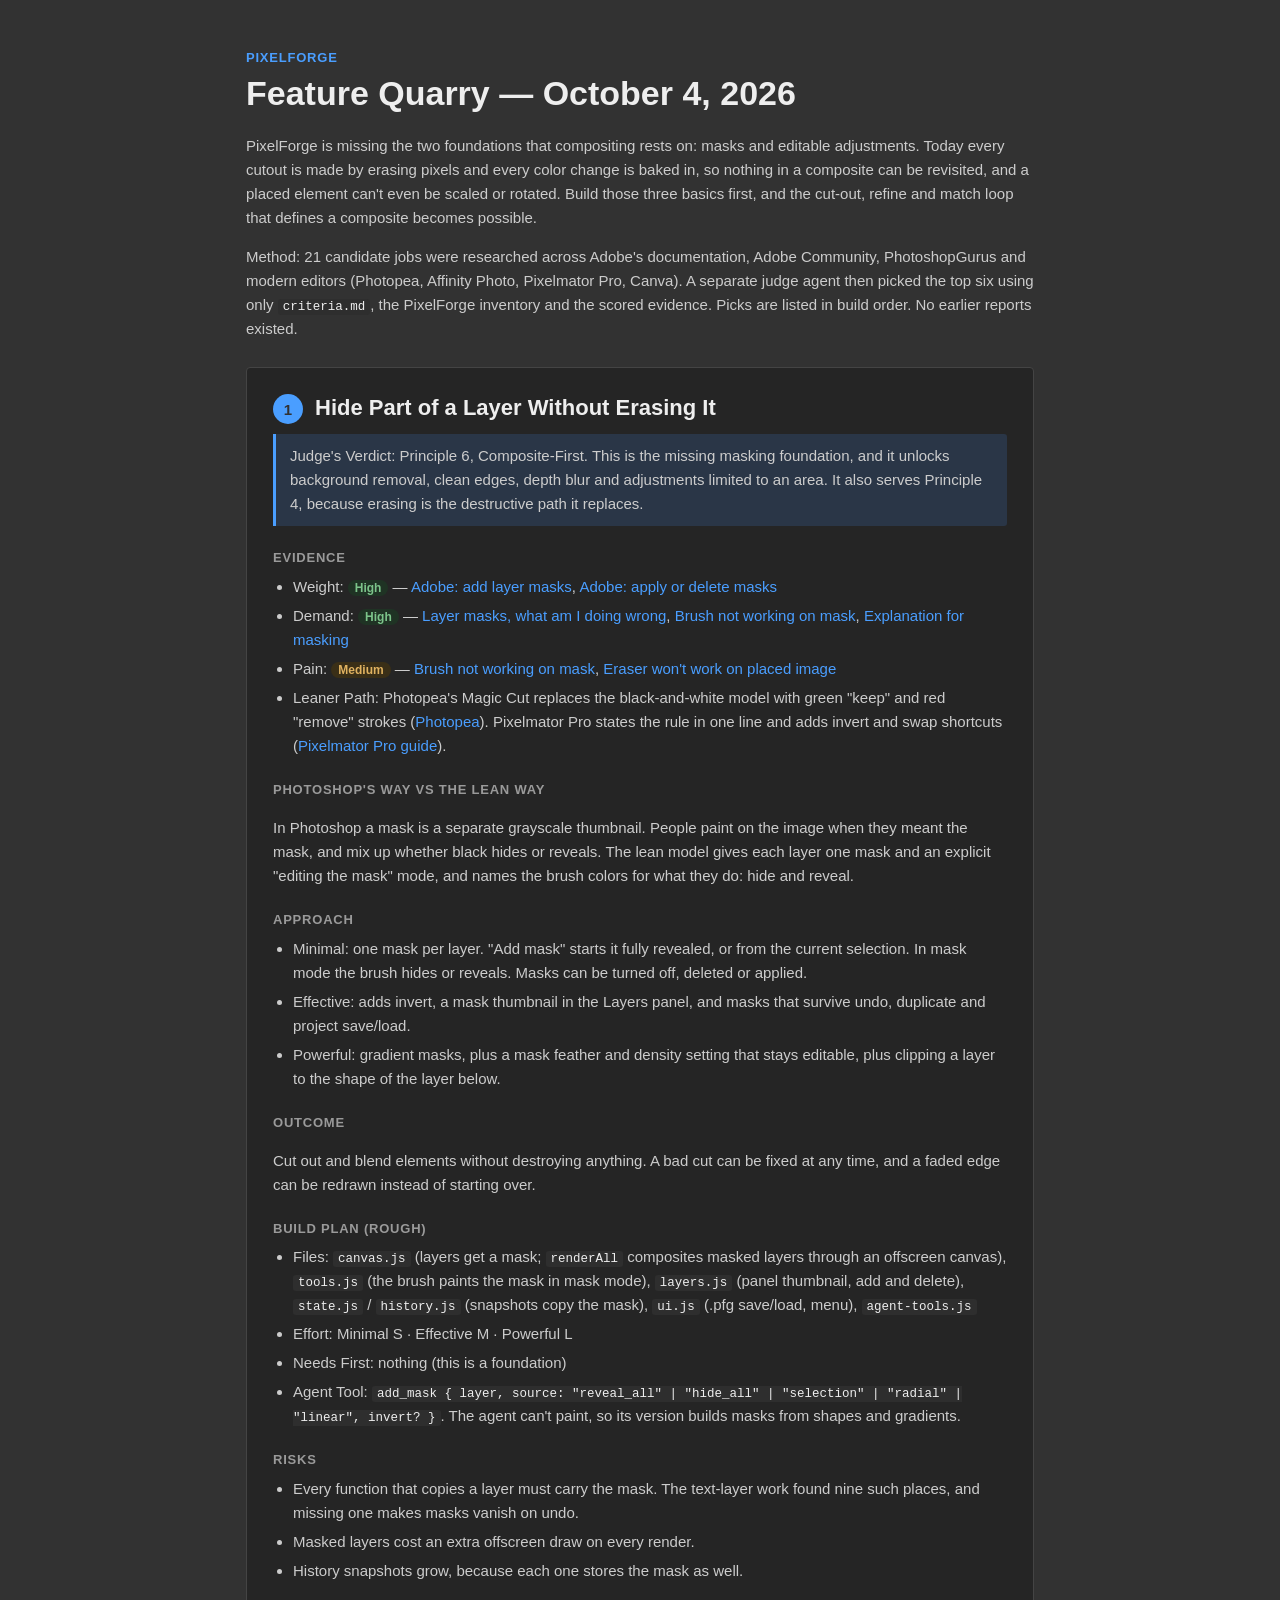
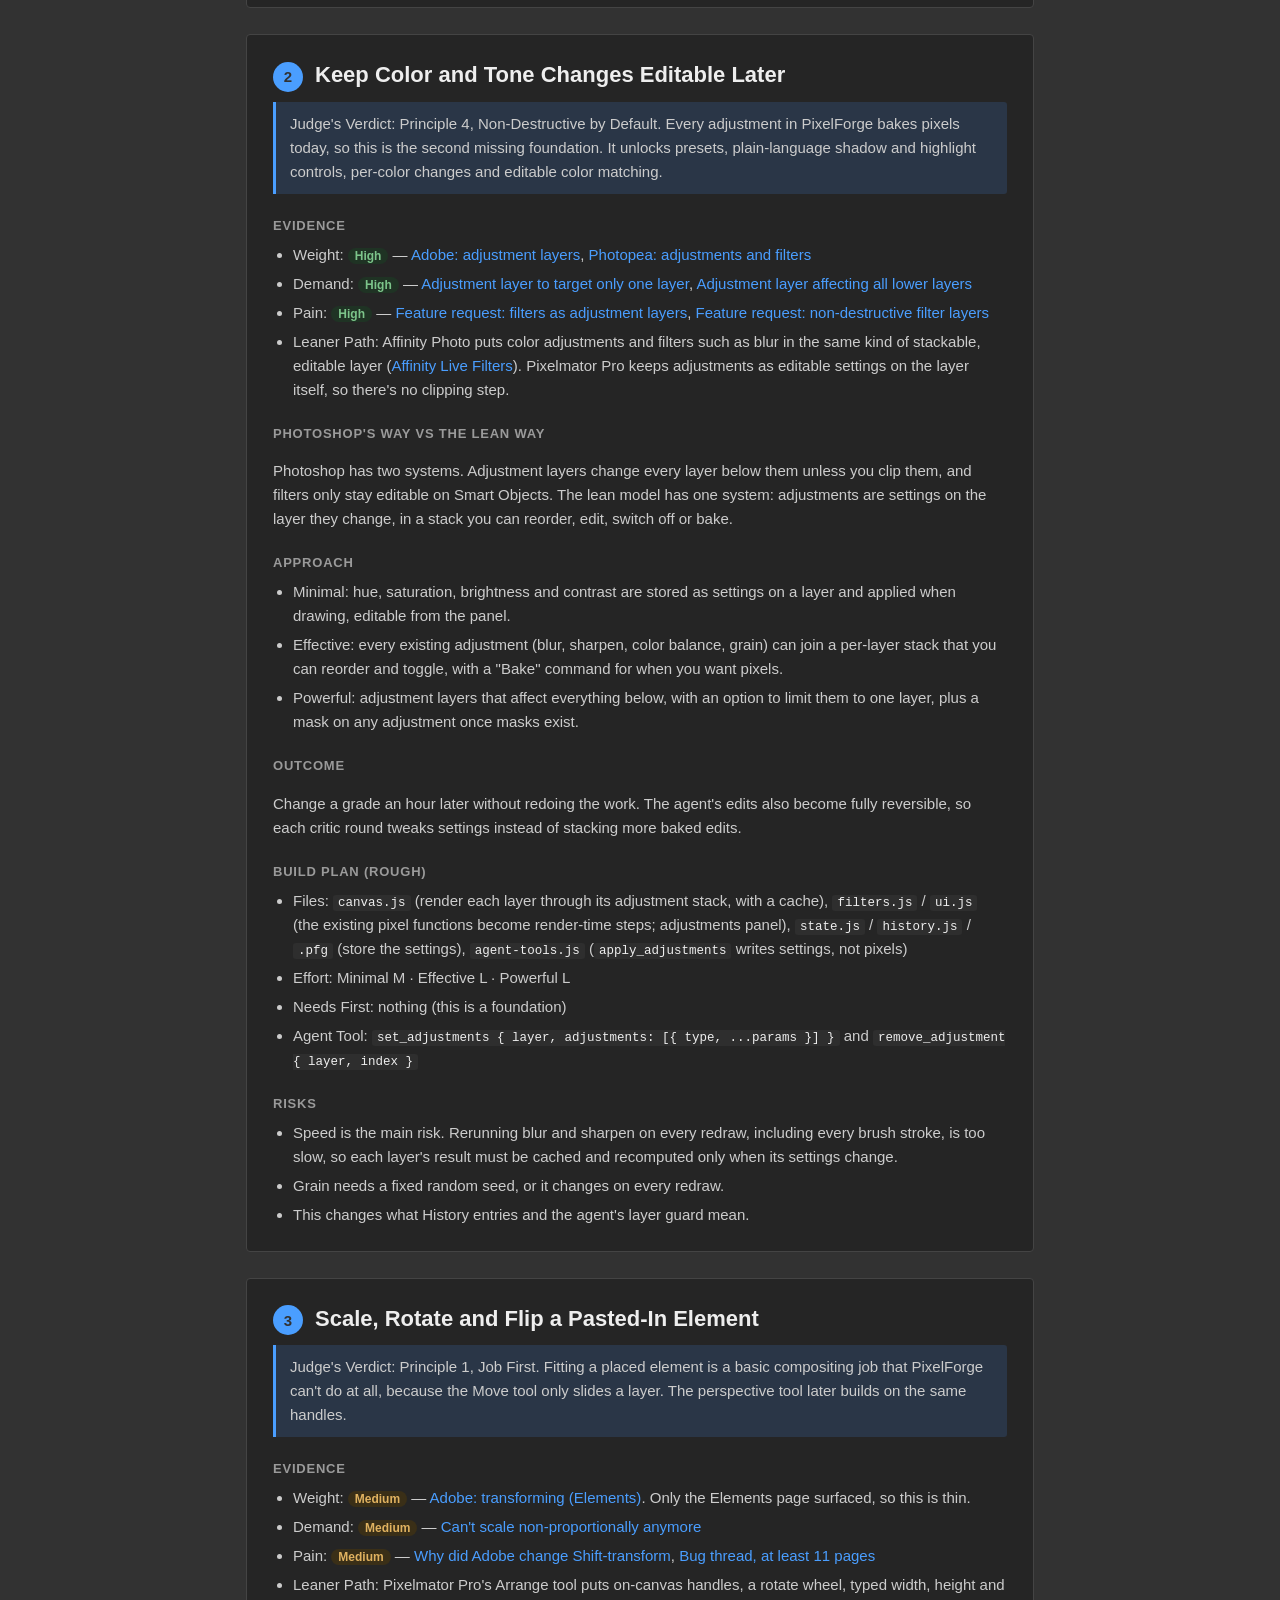
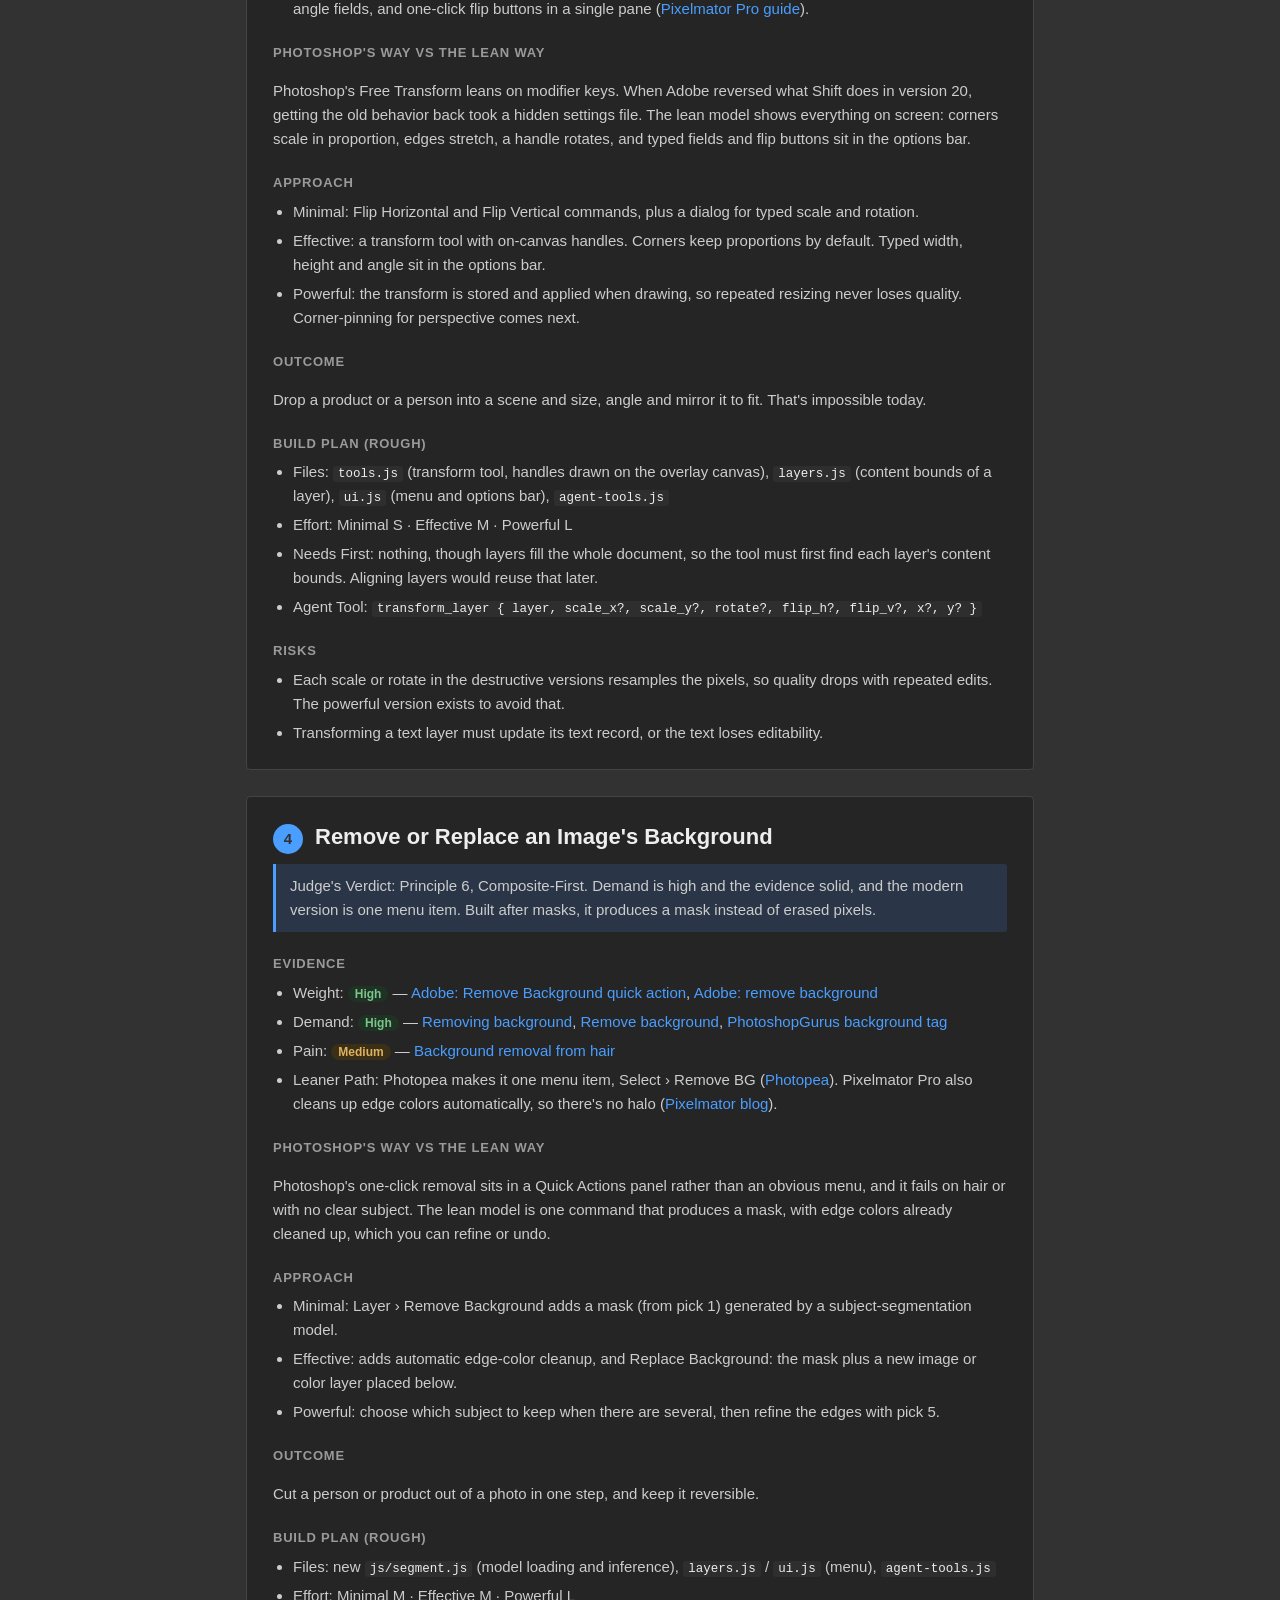
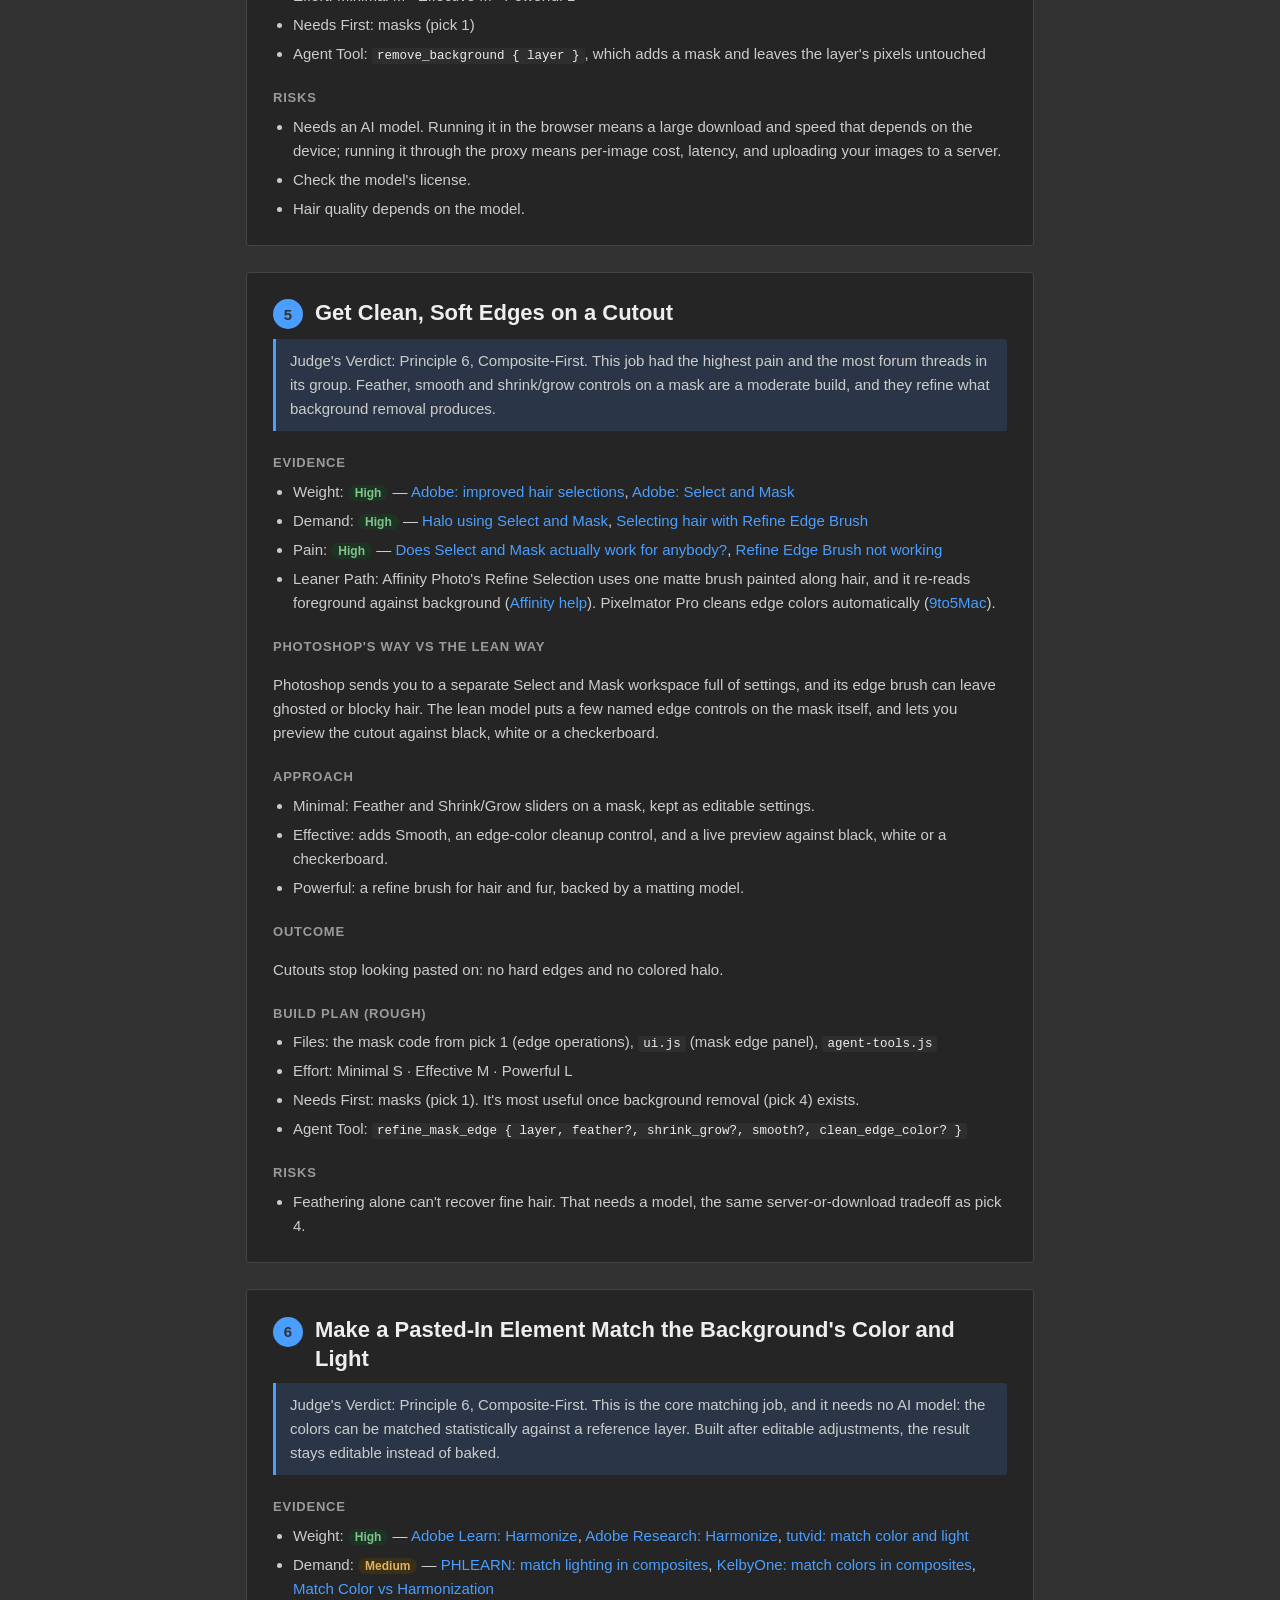
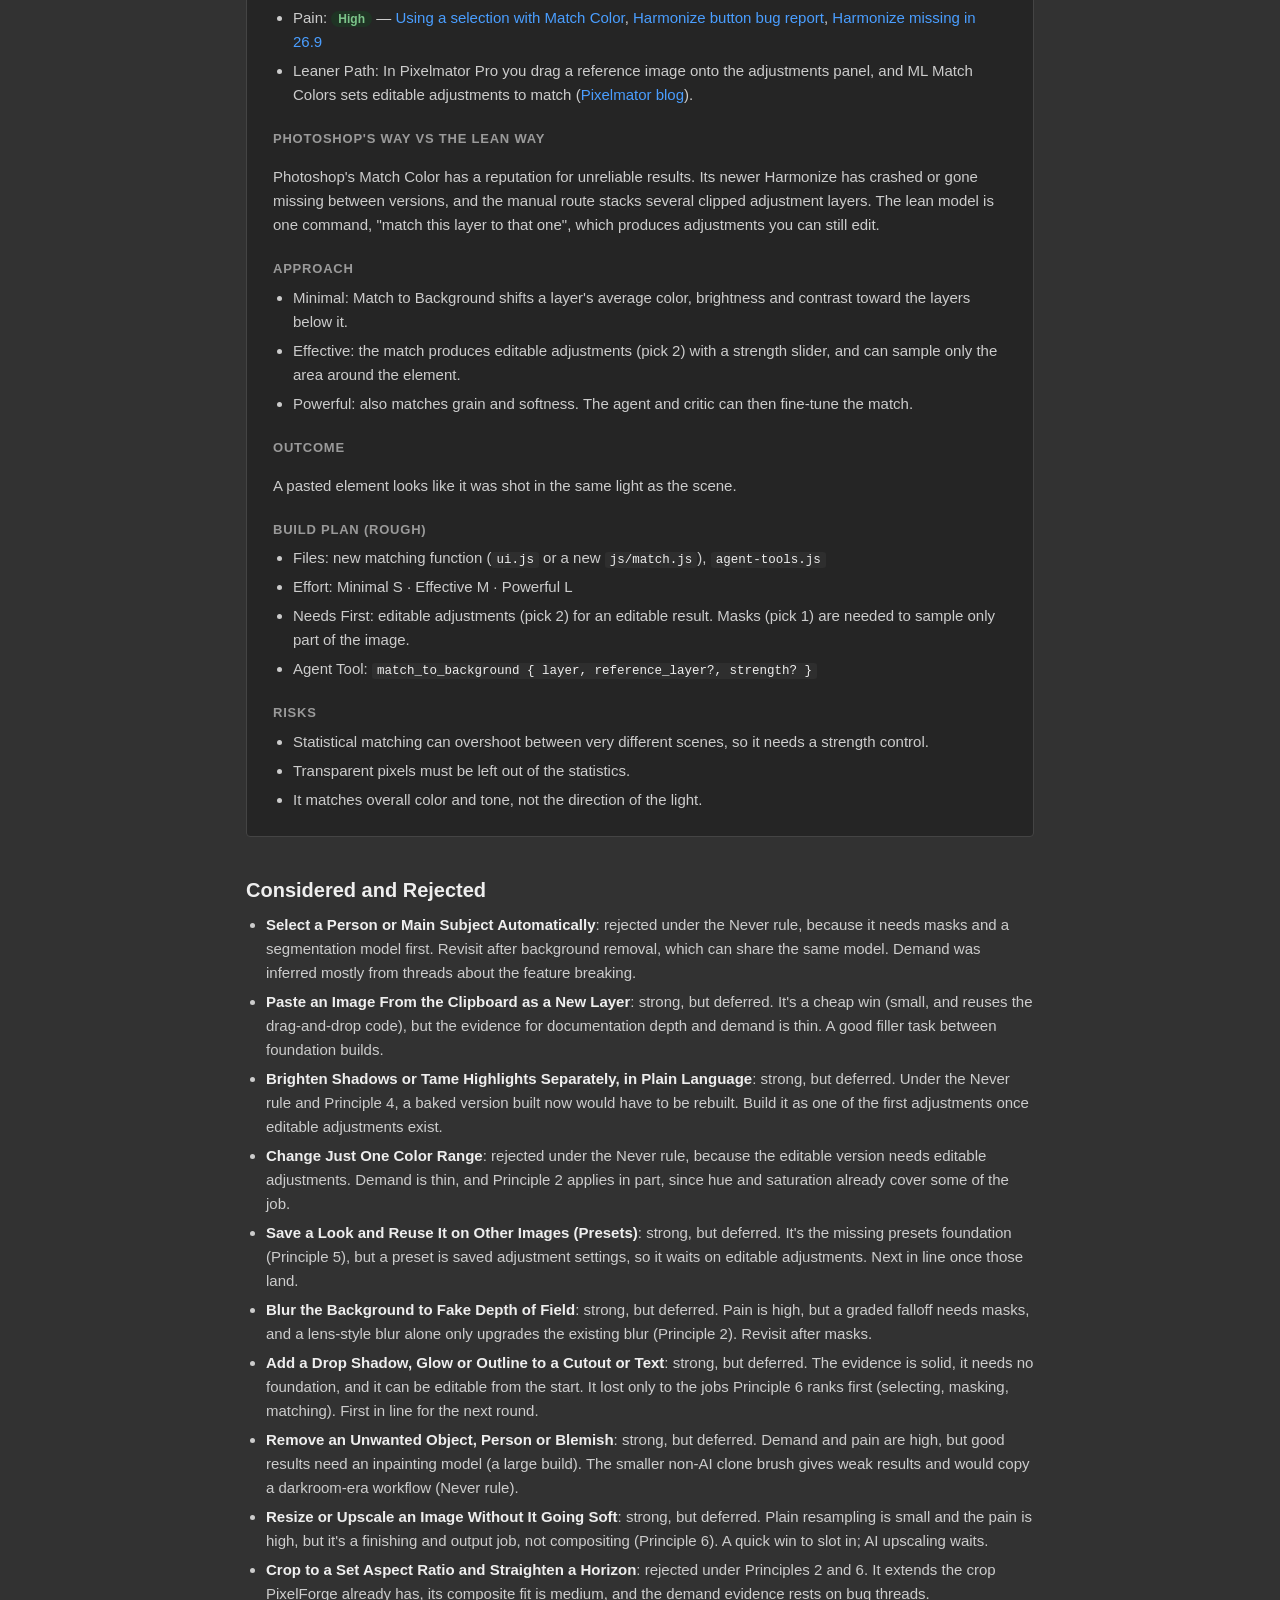
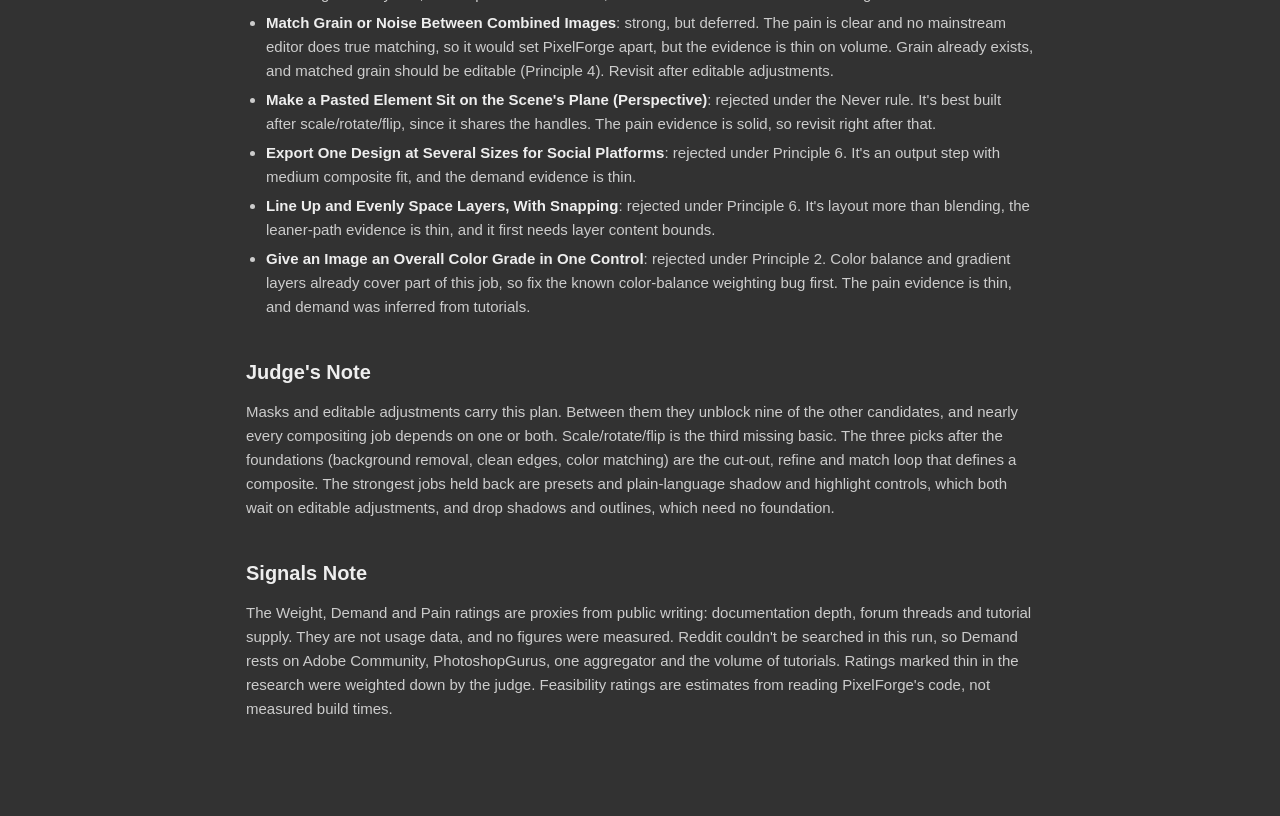
<file: quarry/2026-10-04-report.html>
<!doctype html>
<html lang="en">
<head>
<meta charset="utf-8">
<meta name="viewport" content="width=device-width, initial-scale=1">
<title>Feature Quarry</title>
<style>
:root {
  /* PixelForge editor palette: the same colors as the agent cards (css/style.css) */
  --bg: #323232; --surface: #252525; --text: #ccc; --muted: #9a9a9a; --border: #444;
  --accent: #4a9eff; --verdict-bg: #2a3647; --code-bg: #2e2e2e;
  --hi: #7cc48a; --hi-bg: #1f3324; --med: #e0b260; --med-bg: #3a2f17; --lo: #e2787a; --lo-bg: #3a2324;
  --heading: #eee; --mono: ui-monospace, "SF Mono", Menlo, Consolas, monospace;
  color-scheme: dark;
}
* { box-sizing: border-box; }
body { margin: 0; background: var(--bg); color: var(--text);
  font: 15px/1.6 -apple-system, BlinkMacSystemFont, "Segoe UI", sans-serif; }
h1, h2, strong { color: var(--heading); }
main { max-width: 820px; margin: 0 auto; padding: 48px 16px 80px; }
header { margin-bottom: 8px; }
.eyebrow { margin: 0; color: var(--accent); font-weight: 600; letter-spacing: .06em; text-transform: uppercase; font-size: 13px; }
h1 { margin: 4px 0 20px; font-size: 34px; line-height: 1.2; }
h2 { font-size: 22px; line-height: 1.3; margin: 0 0 10px; display: flex; gap: 12px; align-items: baseline; }
h3 { font-size: 13px; text-transform: uppercase; letter-spacing: .06em; color: var(--muted); margin: 22px 0 6px; }
.num { flex: none; display: inline-grid; place-items: center; width: 30px; height: 30px; border-radius: 50%;
  background: var(--accent); color: var(--bg); font-size: 15px; font-weight: 700; }
.card { background: var(--surface); border: 1px solid var(--border); border-radius: 4px; padding: 26px 26px 18px; margin: 26px 0; }
.section { margin: 40px 0 0; }
.nowrap { white-space: nowrap; }
.section h2 { font-size: 20px; }
.verdict { background: var(--verdict-bg); border-left: 3px solid var(--accent); padding: 10px 14px; border-radius: 0 3px 3px 0; margin: 4px 0 6px; }
ul { padding-left: 20px; margin: 6px 0; }
li { margin: 5px 0; }
a { color: var(--accent); text-decoration: none; overflow-wrap: anywhere; }
a:hover { text-decoration: underline; }
code { background: var(--code-bg); padding: 1px 5px; border-radius: 3px; font: 12.5px var(--mono); color: var(--heading); overflow-wrap: anywhere; }
.rate { font-size: 12px; font-weight: 600; padding: 1px 7px; border-radius: 99px; }
.r-High { color: var(--hi); background: var(--hi-bg); }
.r-Medium { color: var(--med); background: var(--med-bg); }
.r-Low { color: var(--lo); background: var(--lo-bg); }
@media (max-width: 560px) { h1 { font-size: 27px; } .card { padding: 20px 16px 12px; } }
</style>
</head>
<body>
<main>
<header><p class="eyebrow">PixelForge</p><h1>Feature Quarry — <span class="nowrap">October 4, 2026</span></h1></header>
<p>PixelForge is missing the two foundations that compositing rests on: masks and editable adjustments. Today every cutout is made by erasing pixels and every color change is baked in, so nothing in a composite can be revisited, and a placed element can't even be scaled or rotated. Build those three basics first, and the cut-out, refine and match loop that defines a composite becomes possible.</p>
<p>Method: 21 candidate jobs were researched across Adobe's documentation, Adobe Community, PhotoshopGurus and modern editors (Photopea, Affinity Photo, Pixelmator Pro, Canva). A separate judge agent then picked the top six using only <code>criteria.md</code>, the PixelForge inventory and the scored evidence. Picks are listed in build order. No earlier reports existed.</p>
<section class="card"><h2><span class="num">1</span>Hide Part of a Layer Without Erasing It</h2>
<p class="verdict">Judge's Verdict: Principle 6, Composite-First. This is the missing masking foundation, and it unlocks background removal, clean edges, depth blur and adjustments limited to an area. It also serves Principle 4, because erasing is the destructive path it replaces.</p>
<h3>Evidence</h3>
<ul><li>Weight: <span class="rate r-High">High</span> — <a href="https://helpx.adobe.com/nz/photoshop/desktop/create-masks/layer-masks/add-layer-masks.html" target="_blank" rel="noopener">Adobe: add layer masks</a>, <a href="https://helpx.adobe.com/uk/photoshop/desktop/create-masks/layer-masks/apply-or-delete-layer-masks.html" target="_blank" rel="noopener">Adobe: apply or delete masks</a></li><li>Demand: <span class="rate r-High">High</span> — <a href="https://community.adobe.com/questions-712/layer-masks-what-am-i-doing-wrong-1145604" target="_blank" rel="noopener">Layer masks, what am I doing wrong</a>, <a href="https://community.adobe.com/t5/photoshop-ecosystem-discussions/brush-tool-not-working-on-layer-mask/m-p/11459838" target="_blank" rel="noopener">Brush not working on mask</a>, <a href="https://community.adobe.com/t5/photoshop-ecosystem-discussions/explanation-for-masking/m-p/13789920/highlight/true" target="_blank" rel="noopener">Explanation for masking</a></li><li>Pain: <span class="rate r-Medium">Medium</span> — <a href="https://community.adobe.com/t5/photoshop-ecosystem-discussions/brush-tool-not-working-on-layer-mask/m-p/11459838" target="_blank" rel="noopener">Brush not working on mask</a>, <a href="https://community.adobe.com/questions-712/eraser-tool-won-t-work-on-image-placed-in-existing-photoshop-file-1071642" target="_blank" rel="noopener">Eraser won't work on placed image</a></li><li>Leaner Path: Photopea's Magic Cut replaces the black-and-white model with green "keep" and red "remove" strokes (<a href="https://www.photopea.com/tuts/magic-cut-remove-image-background-online/" target="_blank" rel="noopener">Photopea</a>). Pixelmator Pro states the rule in one line and adds invert and swap shortcuts (<a href="https://support.apple.com/guide/pixelmator-pro/pix3d249bed5/mac" target="_blank" rel="noopener">Pixelmator Pro guide</a>).</li></ul>
<h3>Photoshop's Way vs the Lean Way</h3>
<p>In Photoshop a mask is a separate grayscale thumbnail. People paint on the image when they meant the mask, and mix up whether black hides or reveals. The lean model gives each layer one mask and an explicit "editing the mask" mode, and names the brush colors for what they do: hide and reveal.</p>
<h3>Approach</h3>
<ul><li>Minimal: one mask per layer. "Add mask" starts it fully revealed, or from the current selection. In mask mode the brush hides or reveals. Masks can be turned off, deleted or applied.</li><li>Effective: adds invert, a mask thumbnail in the Layers panel, and masks that survive undo, duplicate and project save/load.</li><li>Powerful: gradient masks, plus a mask feather and density setting that stays editable, plus clipping a layer to the shape of the layer below.</li></ul>
<h3>Outcome</h3>
<p>Cut out and blend elements without destroying anything. A bad cut can be fixed at any time, and a faded edge can be redrawn instead of starting over.</p>
<h3>Build Plan (Rough)</h3>
<ul><li>Files: <code>canvas.js</code> (layers get a mask; <code>renderAll</code> composites masked layers through an offscreen canvas), <code>tools.js</code> (the brush paints the mask in mask mode), <code>layers.js</code> (panel thumbnail, add and delete), <code>state.js</code> / <code>history.js</code> (snapshots copy the mask), <code>ui.js</code> (.pfg save/load, menu), <code>agent-tools.js</code></li><li>Effort: Minimal S · Effective M · Powerful L</li><li>Needs First: nothing (this is a foundation)</li><li>Agent Tool: <code>add_mask { layer, source: "reveal_all" | "hide_all" | "selection" | "radial" | "linear", invert? }</code>. The agent can't paint, so its version builds masks from shapes and gradients.</li></ul>
<h3>Risks</h3>
<ul><li>Every function that copies a layer must carry the mask. The text-layer work found nine such places, and missing one makes masks vanish on undo.</li><li>Masked layers cost an extra offscreen draw on every render.</li><li>History snapshots grow, because each one stores the mask as well.</li></ul>
</section>
<section class="card"><h2><span class="num">2</span>Keep Color and Tone Changes Editable Later</h2>
<p class="verdict">Judge's Verdict: Principle 4, Non-Destructive by Default. Every adjustment in PixelForge bakes pixels today, so this is the second missing foundation. It unlocks presets, plain-language shadow and highlight controls, per-color changes and editable color matching.</p>
<h3>Evidence</h3>
<ul><li>Weight: <span class="rate r-High">High</span> — <a href="https://helpx.adobe.com/ph_fil/photoshop/how-to/adjustment-layers.html" target="_blank" rel="noopener">Adobe: adjustment layers</a>, <a href="https://www.photopea.com/learn/adjustments-filters" target="_blank" rel="noopener">Photopea: adjustments and filters</a></li><li>Demand: <span class="rate r-High">High</span> — <a href="https://community.adobe.com/t5/photoshop-ecosystem-discussions/how-to-have-adjustment-layer-target-only-one-layer/td-p/12210123" target="_blank" rel="noopener">Adjustment layer to target only one layer</a>, <a href="https://community.adobe.com/questions-712/adjustment-layer-affect-ting-all-lower-layers-instead-of-just-one-layer-1109058" target="_blank" rel="noopener">Adjustment layer affecting all lower layers</a></li><li>Pain: <span class="rate r-High">High</span> — <a href="https://community.adobe.com/feature-requests-713/filters-as-adjustment-layers-656369" target="_blank" rel="noopener">Feature request: filters as adjustment layers</a>, <a href="https://community.adobe.com/feature-requests-713/p-non-destructive-filter-layers-instead-of-smart-filters-653209" target="_blank" rel="noopener">Feature request: non-destructive filter layers</a></li><li>Leaner Path: Affinity Photo puts color adjustments and filters such as blur in the same kind of stackable, editable layer (<a href="https://affinity.help/photoipad/en-US.lproj/pages/Layers/livefilters.html" target="_blank" rel="noopener">Affinity Live Filters</a>). Pixelmator Pro keeps adjustments as editable settings on the layer itself, so there's no clipping step.</li></ul>
<h3>Photoshop's Way vs the Lean Way</h3>
<p>Photoshop has two systems. Adjustment layers change every layer below them unless you clip them, and filters only stay editable on Smart Objects. The lean model has one system: adjustments are settings on the layer they change, in a stack you can reorder, edit, switch off or bake.</p>
<h3>Approach</h3>
<ul><li>Minimal: hue, saturation, brightness and contrast are stored as settings on a layer and applied when drawing, editable from the panel.</li><li>Effective: every existing adjustment (blur, sharpen, color balance, grain) can join a per-layer stack that you can reorder and toggle, with a "Bake" command for when you want pixels.</li><li>Powerful: adjustment layers that affect everything below, with an option to limit them to one layer, plus a mask on any adjustment once masks exist.</li></ul>
<h3>Outcome</h3>
<p>Change a grade an hour later without redoing the work. The agent's edits also become fully reversible, so each critic round tweaks settings instead of stacking more baked edits.</p>
<h3>Build Plan (Rough)</h3>
<ul><li>Files: <code>canvas.js</code> (render each layer through its adjustment stack, with a cache), <code>filters.js</code> / <code>ui.js</code> (the existing pixel functions become render-time steps; adjustments panel), <code>state.js</code> / <code>history.js</code> / <code>.pfg</code> (store the settings), <code>agent-tools.js</code> (<code>apply_adjustments</code> writes settings, not pixels)</li><li>Effort: Minimal M · Effective L · Powerful L</li><li>Needs First: nothing (this is a foundation)</li><li>Agent Tool: <code>set_adjustments { layer, adjustments: [{ type, ...params }] }</code> and <code>remove_adjustment { layer, index }</code></li></ul>
<h3>Risks</h3>
<ul><li>Speed is the main risk. Rerunning blur and sharpen on every redraw, including every brush stroke, is too slow, so each layer's result must be cached and recomputed only when its settings change.</li><li>Grain needs a fixed random seed, or it changes on every redraw.</li><li>This changes what History entries and the agent's layer guard mean.</li></ul>
</section>
<section class="card"><h2><span class="num">3</span>Scale, Rotate and Flip a Pasted-In Element</h2>
<p class="verdict">Judge's Verdict: Principle 1, Job First. Fitting a placed element is a basic compositing job that PixelForge can't do at all, because the Move tool only slides a layer. The perspective tool later builds on the same handles.</p>
<h3>Evidence</h3>
<ul><li>Weight: <span class="rate r-Medium">Medium</span> — <a href="https://helpx.adobe.com/nz/photoshop-elements/using/transforming.html" target="_blank" rel="noopener">Adobe: transforming (Elements)</a>. Only the Elements page surfaced, so this is thin.</li><li>Demand: <span class="rate r-Medium">Medium</span> — <a href="https://community.adobe.com/t5/photoshop-ecosystem-discussions/can-t-seem-to-scale-non-proportionally-anymore/m-p/10108661" target="_blank" rel="noopener">Can't scale non-proportionally anymore</a></li><li>Pain: <span class="rate r-Medium">Medium</span> — <a href="https://community.adobe.com/t5/photoshop/why-did-adobe-change-shift-transform-functionality/m-p/10178410" target="_blank" rel="noopener">Why did Adobe change Shift-transform</a>, <a href="https://community.adobe.com/bug-reports-711/p-doesn-t-constrain-proportions-when-resizing-from-side-handle-while-holding-shift-key-659712/index11.html" target="_blank" rel="noopener">Bug thread, at least 11 pages</a></li><li>Leaner Path: Pixelmator Pro's Arrange tool puts on-canvas handles, a rotate wheel, typed width, height and angle fields, and one-click flip buttons in a single pane (<a href="https://support.apple.com/guide/pixelmator-pro/pix9810872af/mac" target="_blank" rel="noopener">Pixelmator Pro guide</a>).</li></ul>
<h3>Photoshop's Way vs the Lean Way</h3>
<p>Photoshop's Free Transform leans on modifier keys. When Adobe reversed what Shift does in version 20, getting the old behavior back took a hidden settings file. The lean model shows everything on screen: corners scale in proportion, edges stretch, a handle rotates, and typed fields and flip buttons sit in the options bar.</p>
<h3>Approach</h3>
<ul><li>Minimal: Flip Horizontal and Flip Vertical commands, plus a dialog for typed scale and rotation.</li><li>Effective: a transform tool with on-canvas handles. Corners keep proportions by default. Typed width, height and angle sit in the options bar.</li><li>Powerful: the transform is stored and applied when drawing, so repeated resizing never loses quality. Corner-pinning for perspective comes next.</li></ul>
<h3>Outcome</h3>
<p>Drop a product or a person into a scene and size, angle and mirror it to fit. That's impossible today.</p>
<h3>Build Plan (Rough)</h3>
<ul><li>Files: <code>tools.js</code> (transform tool, handles drawn on the overlay canvas), <code>layers.js</code> (content bounds of a layer), <code>ui.js</code> (menu and options bar), <code>agent-tools.js</code></li><li>Effort: Minimal S · Effective M · Powerful L</li><li>Needs First: nothing, though layers fill the whole document, so the tool must first find each layer's content bounds. Aligning layers would reuse that later.</li><li>Agent Tool: <code>transform_layer { layer, scale_x?, scale_y?, rotate?, flip_h?, flip_v?, x?, y? }</code></li></ul>
<h3>Risks</h3>
<ul><li>Each scale or rotate in the destructive versions resamples the pixels, so quality drops with repeated edits. The powerful version exists to avoid that.</li><li>Transforming a text layer must update its text record, or the text loses editability.</li></ul>
</section>
<section class="card"><h2><span class="num">4</span>Remove or Replace an Image's Background</h2>
<p class="verdict">Judge's Verdict: Principle 6, Composite-First. Demand is high and the evidence solid, and the modern version is one menu item. Built after masks, it produces a mask instead of erased pixels.</p>
<h3>Evidence</h3>
<ul><li>Weight: <span class="rate r-High">High</span> — <a href="https://helpx.adobe.com/photoshop/using/quick-actions/remove-background.html" target="_blank" rel="noopener">Adobe: Remove Background quick action</a>, <a href="https://helpx.adobe.com/nz/photoshop/desktop/repair-retouch/remove-objects-fill-space/remove-background-in-your-images.html" target="_blank" rel="noopener">Adobe: remove background</a></li><li>Demand: <span class="rate r-High">High</span> — <a href="https://community.adobe.com/questions-712/removing-backround-photoshop-1166015" target="_blank" rel="noopener">Removing background</a>, <a href="https://community.adobe.com/questions-712/remove-background-1182008" target="_blank" rel="noopener">Remove background</a>, <a href="https://photoshopgurus.com/forum/tags/background/page-9" target="_blank" rel="noopener">PhotoshopGurus background tag</a></li><li>Pain: <span class="rate r-Medium">Medium</span> — <a href="https://community.adobe.com/t5/photoshop-ecosystem-discussions/background-remove-from-hair/m-p/9367201" target="_blank" rel="noopener">Background removal from hair</a></li><li>Leaner Path: Photopea makes it one menu item, Select › Remove BG (<a href="https://www.photopea.com/tuts/magic-cut-remove-image-background-online/" target="_blank" rel="noopener">Photopea</a>). Pixelmator Pro also cleans up edge colors automatically, so there's no halo (<a href="https://www.pixelmator.com/blog/2021/11/23/major-update-adds-ai-powered-background-removal-to-pixelmator-pro" target="_blank" rel="noopener">Pixelmator blog</a>).</li></ul>
<h3>Photoshop's Way vs the Lean Way</h3>
<p>Photoshop's one-click removal sits in a Quick Actions panel rather than an obvious menu, and it fails on hair or with no clear subject. The lean model is one command that produces a mask, with edge colors already cleaned up, which you can refine or undo.</p>
<h3>Approach</h3>
<ul><li>Minimal: Layer › Remove Background adds a mask (from pick 1) generated by a subject-segmentation model.</li><li>Effective: adds automatic edge-color cleanup, and Replace Background: the mask plus a new image or color layer placed below.</li><li>Powerful: choose which subject to keep when there are several, then refine the edges with pick 5.</li></ul>
<h3>Outcome</h3>
<p>Cut a person or product out of a photo in one step, and keep it reversible.</p>
<h3>Build Plan (Rough)</h3>
<ul><li>Files: new <code>js/segment.js</code> (model loading and inference), <code>layers.js</code> / <code>ui.js</code> (menu), <code>agent-tools.js</code></li><li>Effort: Minimal M · Effective M · Powerful L</li><li>Needs First: masks (pick 1)</li><li>Agent Tool: <code>remove_background { layer }</code>, which adds a mask and leaves the layer's pixels untouched</li></ul>
<h3>Risks</h3>
<ul><li>Needs an AI model. Running it in the browser means a large download and speed that depends on the device; running it through the proxy means per-image cost, latency, and uploading your images to a server.</li><li>Check the model's license.</li><li>Hair quality depends on the model.</li></ul>
</section>
<section class="card"><h2><span class="num">5</span>Get Clean, Soft Edges on a Cutout</h2>
<p class="verdict">Judge's Verdict: Principle 6, Composite-First. This job had the highest pain and the most forum threads in its group. Feather, smooth and shrink/grow controls on a mask are a moderate build, and they refine what background removal produces.</p>
<h3>Evidence</h3>
<ul><li>Weight: <span class="rate r-High">High</span> — <a href="https://helpx.adobe.com/ie/photoshop/desktop/make-selections/automatic-color-based-selections/make-improved-hair-selections.html" target="_blank" rel="noopener">Adobe: improved hair selections</a>, <a href="https://helpx.adobe.com/in_hi/photoshop/how-to/make-precise-selections-in-select-mask.html" target="_blank" rel="noopener">Adobe: Select and Mask</a></li><li>Demand: <span class="rate r-High">High</span> — <a href="https://community.adobe.com/t5/photoshop-ecosystem-discussions/dealing-with-quot-halo-quot-using-the-select-and-mask-but-not-that-kind-of-halo/m-p/10299528" target="_blank" rel="noopener">Halo using Select and Mask</a>, <a href="https://community.adobe.com/t5/photoshop-ecosystem-discussions/selecting-hair-using-refine-edge-brush/m-p/9722621" target="_blank" rel="noopener">Selecting hair with Refine Edge Brush</a></li><li>Pain: <span class="rate r-High">High</span> — <a href="https://community.adobe.com/t5/photoshop-ecosystem-discussions/does-the-select-and-mask-feature-actually-work-for-anybody-out-there/m-p/9827630/highlight/true" target="_blank" rel="noopener">Does Select and Mask actually work for anybody?</a>, <a href="https://community.adobe.com/t5/photoshop-ecosystem-discussions/refine-edge-brush-not-working-photoshop-cc-2019-select-mask/m-p/10356507" target="_blank" rel="noopener">Refine Edge Brush not working</a></li><li>Leaner Path: Affinity Photo's Refine Selection uses one matte brush painted along hair, and it re-reads foreground against background (<a href="https://affinity.help/photo2/en-US.lproj/pages/Selections/selections_refine.html" target="_blank" rel="noopener">Affinity help</a>). Pixelmator Pro cleans edge colors automatically (<a href="https://9to5mac.com/2021/11/23/pixelmator-pro-background-removal/" target="_blank" rel="noopener">9to5Mac</a>).</li></ul>
<h3>Photoshop's Way vs the Lean Way</h3>
<p>Photoshop sends you to a separate Select and Mask workspace full of settings, and its edge brush can leave ghosted or blocky hair. The lean model puts a few named edge controls on the mask itself, and lets you preview the cutout against black, white or a checkerboard.</p>
<h3>Approach</h3>
<ul><li>Minimal: Feather and Shrink/Grow sliders on a mask, kept as editable settings.</li><li>Effective: adds Smooth, an edge-color cleanup control, and a live preview against black, white or a checkerboard.</li><li>Powerful: a refine brush for hair and fur, backed by a matting model.</li></ul>
<h3>Outcome</h3>
<p>Cutouts stop looking pasted on: no hard edges and no colored halo.</p>
<h3>Build Plan (Rough)</h3>
<ul><li>Files: the mask code from pick 1 (edge operations), <code>ui.js</code> (mask edge panel), <code>agent-tools.js</code></li><li>Effort: Minimal S · Effective M · Powerful L</li><li>Needs First: masks (pick 1). It's most useful once background removal (pick 4) exists.</li><li>Agent Tool: <code>refine_mask_edge { layer, feather?, shrink_grow?, smooth?, clean_edge_color? }</code></li></ul>
<h3>Risks</h3>
<ul><li>Feathering alone can't recover fine hair. That needs a model, the same server-or-download tradeoff as pick 4.</li></ul>
</section>
<section class="card"><h2><span class="num">6</span>Make a Pasted-In Element Match the Background's Color and Light</h2>
<p class="verdict">Judge's Verdict: Principle 6, Composite-First. This is the core matching job, and it needs no AI model: the colors can be matched statistically against a reference layer. Built after editable adjustments, the result stays editable instead of baked.</p>
<h3>Evidence</h3>
<ul><li>Weight: <span class="rate r-High">High</span> — <a href="https://www.adobe.com/learn/photoshop/web/blend-subjects-with-harmonize" target="_blank" rel="noopener">Adobe Learn: Harmonize</a>, <a href="https://research.adobe.com/news/the-research-behind-harmonize" target="_blank" rel="noopener">Adobe Research: Harmonize</a>, <a href="https://tutvid.com/photoshop/how-to-match-color-and-light-in-photoshop-3-step-process/" target="_blank" rel="noopener">tutvid: match color and light</a></li><li>Demand: <span class="rate r-Medium">Medium</span> — <a href="https://phlearn.com/?p=511102" target="_blank" rel="noopener">PHLEARN: match lighting in composites</a>, <a href="https://insider.kelbyone.com/match-colors-in-composites-with-three-buttons-by-unmesh-dinda/" target="_blank" rel="noopener">KelbyOne: match colors in composites</a>, <a href="https://community.adobe.com/questions-712/match-color-vs-harmonization-neural-filter-1159358" target="_blank" rel="noopener">Match Color vs Harmonization</a></li><li>Pain: <span class="rate r-High">High</span> — <a href="https://community.adobe.com/t5/photoshop/using-a-selection-with-match-colors/td-p/9784031" target="_blank" rel="noopener">Using a selection with Match Color</a>, <a href="https://community.adobe.com/bug-reports-699/p-new-harmonization-button-667705/index1.html" target="_blank" rel="noopener">Harmonize button bug report</a>, <a href="https://community.adobe.com/t5/photoshop-ecosystem-discussions/photoshop-26-9-missing-harmonize-option-and-camera-raw-17-5-not-opening/m-p/15501581" target="_blank" rel="noopener">Harmonize missing in 26.9</a></li><li>Leaner Path: In Pixelmator Pro you drag a reference image onto the adjustments panel, and ML Match Colors sets editable adjustments to match (<a href="https://www.pixelmator.com/blog/2019/05/14/pixelmator-pro-updated-with-new-core-ml-powered-ml-match-colors-feature/" target="_blank" rel="noopener">Pixelmator blog</a>).</li></ul>
<h3>Photoshop's Way vs the Lean Way</h3>
<p>Photoshop's Match Color has a reputation for unreliable results. Its newer Harmonize has crashed or gone missing between versions, and the manual route stacks several clipped adjustment layers. The lean model is one command, "match this layer to that one", which produces adjustments you can still edit.</p>
<h3>Approach</h3>
<ul><li>Minimal: Match to Background shifts a layer's average color, brightness and contrast toward the layers below it.</li><li>Effective: the match produces editable adjustments (pick 2) with a strength slider, and can sample only the area around the element.</li><li>Powerful: also matches grain and softness. The agent and critic can then fine-tune the match.</li></ul>
<h3>Outcome</h3>
<p>A pasted element looks like it was shot in the same light as the scene.</p>
<h3>Build Plan (Rough)</h3>
<ul><li>Files: new matching function (<code>ui.js</code> or a new <code>js/match.js</code>), <code>agent-tools.js</code></li><li>Effort: Minimal S · Effective M · Powerful L</li><li>Needs First: editable adjustments (pick 2) for an editable result. Masks (pick 1) are needed to sample only part of the image.</li><li>Agent Tool: <code>match_to_background { layer, reference_layer?, strength? }</code></li></ul>
<h3>Risks</h3>
<ul><li>Statistical matching can overshoot between very different scenes, so it needs a strength control.</li><li>Transparent pixels must be left out of the statistics.</li><li>It matches overall color and tone, not the direction of the light.</li></ul>
</section>
<section class="section"><h2>Considered and Rejected</h2>
<ul><li><strong>Select a Person or Main Subject Automatically</strong>: rejected under the Never rule, because it needs masks and a segmentation model first. Revisit after background removal, which can share the same model. Demand was inferred mostly from threads about the feature breaking.</li><li><strong>Paste an Image From the Clipboard as a New Layer</strong>: strong, but deferred. It's a cheap win (small, and reuses the drag-and-drop code), but the evidence for documentation depth and demand is thin. A good filler task between foundation builds.</li><li><strong>Brighten Shadows or Tame Highlights Separately, in Plain Language</strong>: strong, but deferred. Under the Never rule and Principle 4, a baked version built now would have to be rebuilt. Build it as one of the first adjustments once editable adjustments exist.</li><li><strong>Change Just One Color Range</strong>: rejected under the Never rule, because the editable version needs editable adjustments. Demand is thin, and Principle 2 applies in part, since hue and saturation already cover some of the job.</li><li><strong>Save a Look and Reuse It on Other Images (Presets)</strong>: strong, but deferred. It's the missing presets foundation (Principle 5), but a preset is saved adjustment settings, so it waits on editable adjustments. Next in line once those land.</li><li><strong>Blur the Background to Fake Depth of Field</strong>: strong, but deferred. Pain is high, but a graded falloff needs masks, and a lens-style blur alone only upgrades the existing blur (Principle 2). Revisit after masks.</li><li><strong>Add a Drop Shadow, Glow or Outline to a Cutout or Text</strong>: strong, but deferred. The evidence is solid, it needs no foundation, and it can be editable from the start. It lost only to the jobs Principle 6 ranks first (selecting, masking, matching). First in line for the next round.</li><li><strong>Remove an Unwanted Object, Person or Blemish</strong>: strong, but deferred. Demand and pain are high, but good results need an inpainting model (a large build). The smaller non-AI clone brush gives weak results and would copy a darkroom-era workflow (Never rule).</li><li><strong>Resize or Upscale an Image Without It Going Soft</strong>: strong, but deferred. Plain resampling is small and the pain is high, but it's a finishing and output job, not compositing (Principle 6). A quick win to slot in; AI upscaling waits.</li><li><strong>Crop to a Set Aspect Ratio and Straighten a Horizon</strong>: rejected under Principles 2 and 6. It extends the crop PixelForge already has, its composite fit is medium, and the demand evidence rests on bug threads.</li><li><strong>Match Grain or Noise Between Combined Images</strong>: strong, but deferred. The pain is clear and no mainstream editor does true matching, so it would set PixelForge apart, but the evidence is thin on volume. Grain already exists, and matched grain should be editable (Principle 4). Revisit after editable adjustments.</li><li><strong>Make a Pasted Element Sit on the Scene's Plane (Perspective)</strong>: rejected under the Never rule. It's best built after scale/rotate/flip, since it shares the handles. The pain evidence is solid, so revisit right after that.</li><li><strong>Export One Design at Several Sizes for Social Platforms</strong>: rejected under Principle 6. It's an output step with medium composite fit, and the demand evidence is thin.</li><li><strong>Line Up and Evenly Space Layers, With Snapping</strong>: rejected under Principle 6. It's layout more than blending, the leaner-path evidence is thin, and it first needs layer content bounds.</li><li><strong>Give an Image an Overall Color Grade in One Control</strong>: rejected under Principle 2. Color balance and gradient layers already cover part of this job, so fix the known color-balance weighting bug first. The pain evidence is thin, and demand was inferred from tutorials.</li></ul>
</section>
<section class="section"><h2>Judge's Note</h2>
<p>Masks and editable adjustments carry this plan. Between them they unblock nine of the other candidates, and nearly every compositing job depends on one or both. Scale/rotate/flip is the third missing basic. The three picks after the foundations (background removal, clean edges, color matching) are the cut-out, refine and match loop that defines a composite. The strongest jobs held back are presets and plain-language shadow and highlight controls, which both wait on editable adjustments, and drop shadows and outlines, which need no foundation.</p>
</section>
<section class="section"><h2>Signals Note</h2>
<p>The Weight, Demand and Pain ratings are proxies from public writing: documentation depth, forum threads and tutorial supply. They are not usage data, and no figures were measured. Reddit couldn't be searched in this run, so Demand rests on Adobe Community, PhotoshopGurus, one aggregator and the volume of tutorials. Ratings marked thin in the research were weighted down by the judge. Feasibility ratings are estimates from reading PixelForge's code, not measured build times.</p>
</section>
</main>
</body>
</html>
</file>
